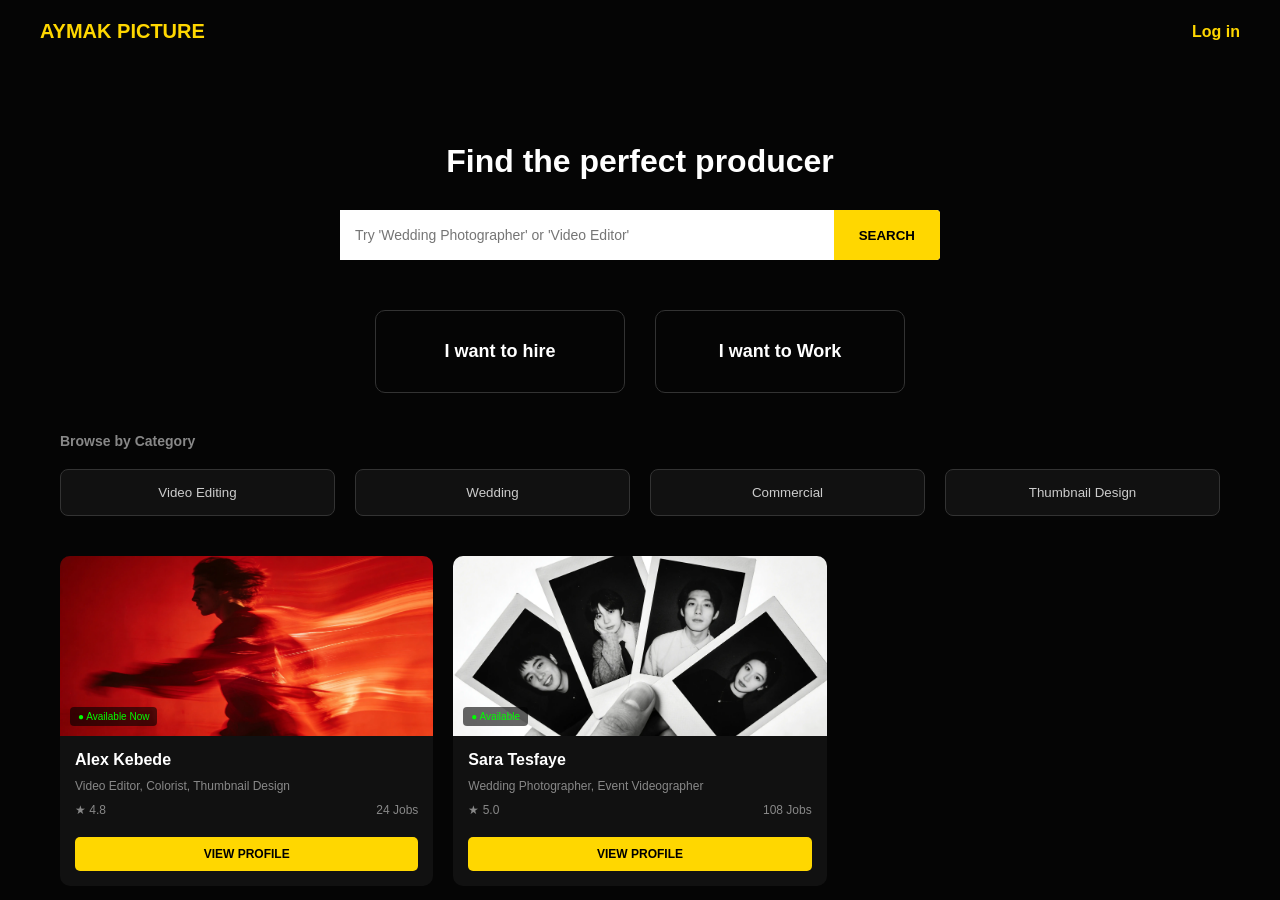
<file: index.html>
<!DOCTYPE html>
<html lang="en">
<head>
    <meta charset="UTF-8">
    <meta name="viewport" content="width=device-width, initial-scale=1.0">
    <title>Redirecting...</title>
    
    <meta http-equiv="refresh" content="0; url=HTML/landingpage.html">
    
    <style>
      
        body {
            background-color: black;
            margin: 0;
        }
    </style>
</head>
<body>
</body>
</html>
</file>
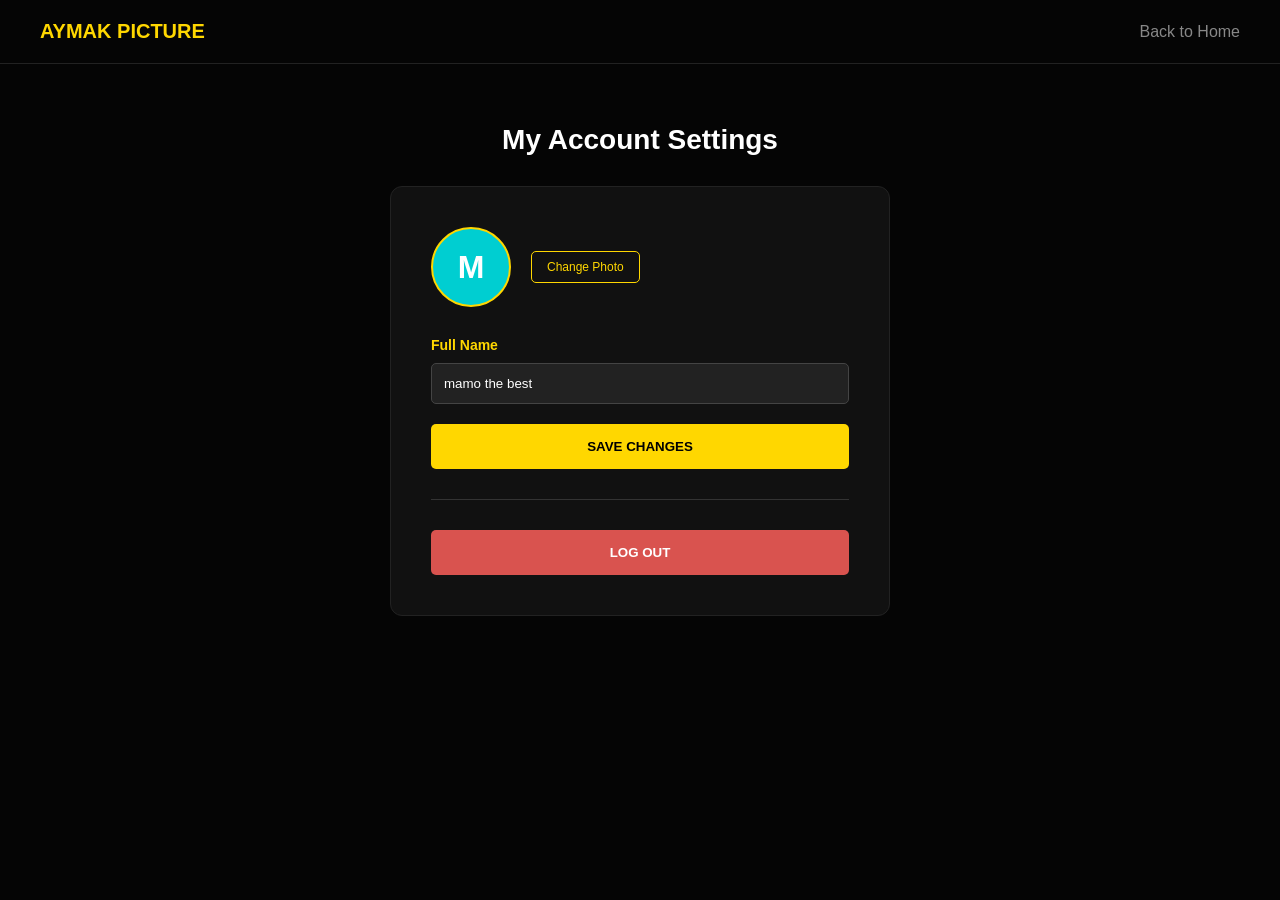
<file: HTML/accountsettings.html>
<!DOCTYPE html>
<html lang="en">
<head>
    <meta charset="UTF-8">
    <meta name="viewport" content="width=device-width, initial-scale=1.0">
    <title>AYMAK PICTURE - Settings</title>
    <link rel="stylesheet" href="../CSS/accountsettings.css">
</head>
<body>
    <nav class="navbar">
        <div class="logo">AYMAK PICTURE</div>
        <a href="#" class="back-link" id="backBtn">Back to Home</a>
    </nav>

    <div class="main-container">
        <h1 class="page-title">My Account Settings</h1>

        <div class="settings-card">
            <div class="photo-section">
                <div class="avatar-circle">M</div>
                <button class="change-photo-btn">Change Photo</button>
            </div>

            <div class="form-group">
                <label class="input-label">Full Name</label>
                <input type="text" class="text-input" value="mamo the best">
            </div>

            <button class="save-btn" id="saveBtn">SAVE CHANGES</button>

            <div class="divider"></div>

            <button class="logout-btn" id="logoutBtn">LOG OUT</button>
        </div>
    </div>

    <script src="../JS/accountsettings.js"></script>
</body>
</html>
</file>
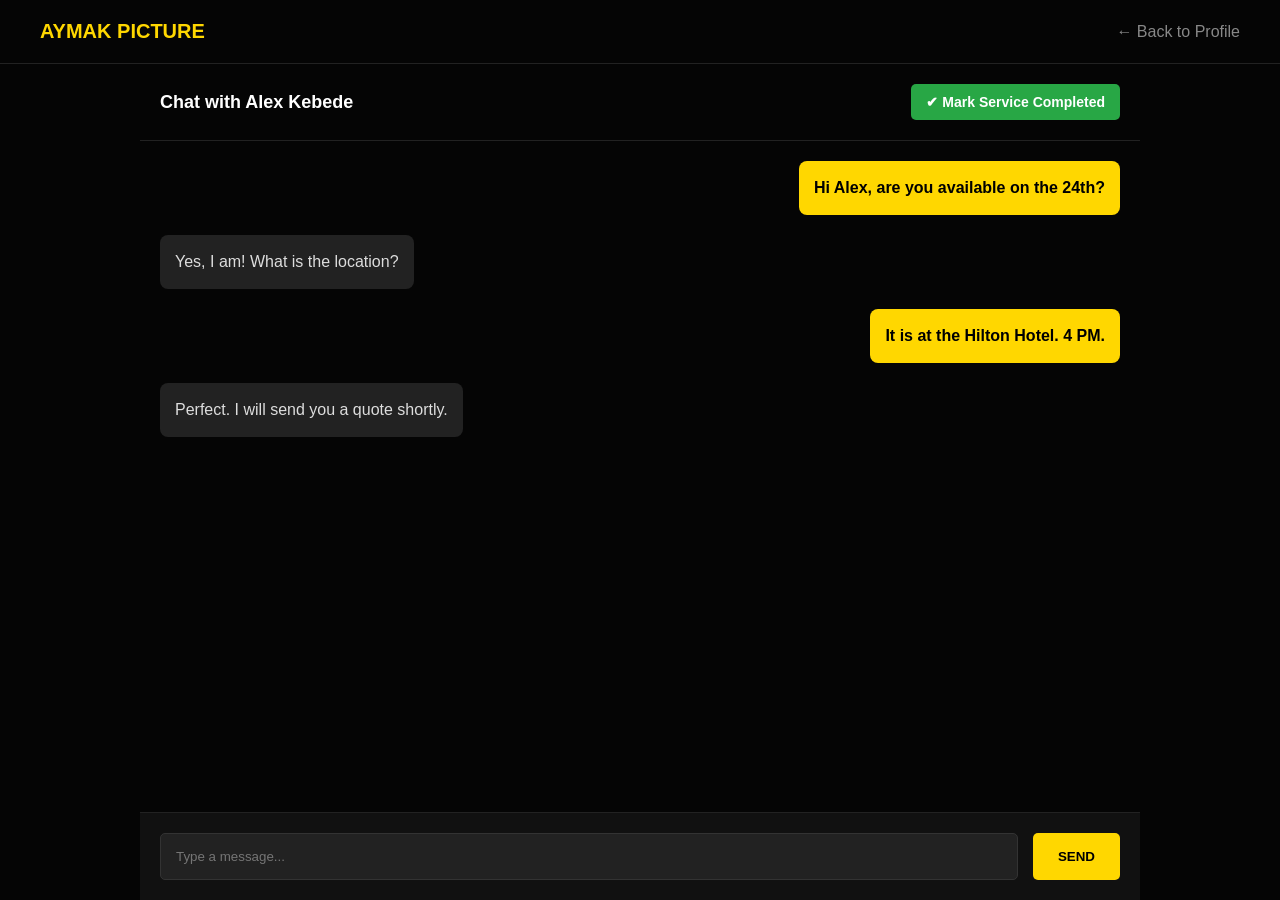
<file: HTML/chatwithproducer.html>
<!DOCTYPE html>
<html lang="en">
<head>
    <meta charset="UTF-8">
    <meta name="viewport" content="width=device-width, initial-scale=1.0">
    <title>AYMAK PICTURE - Chat</title>
    <link rel="stylesheet" href="../CSS/chatwithproducer.css">
</head>
<body>
    <nav class="navbar">
        <div class="logo">AYMAK PICTURE</div>
        <a href="#" class="back-link" id="backBtn">← Back to Profile</a>
    </nav>

    <div class="main-container">
        <header class="chat-header">
            <h2 class="chat-title">Chat with Alex Kebede</h2>
            <button class="complete-btn" id="completeBtn">✔ Mark Service Completed</button>
        </header>

        <div class="messages-area" id="messagesArea">
            <div class="message-bubble sent">
                <p>Hi Alex, are you available on the 24th?</p>
            </div>
            
            <div class="message-bubble received">
                <p>Yes, I am! What is the location?</p>
            </div>

            <div class="message-bubble sent">
                <p>It is at the Hilton Hotel. 4 PM.</p>
            </div>

            <div class="message-bubble received">
                <p>Perfect. I will send you a quote shortly.</p>
            </div>
        </div>

        <footer class="input-area">
            <input type="text" class="message-input" id="messageInput" placeholder="Type a message...">
            <button class="send-btn" id="sendBtn">SEND</button>
        </footer>
    </div>

    <!-- Rating Modal -->
    <div class="modal-overlay" id="ratingModal">
        <div class="modal-content">
            <span class="close-modal" id="closeModal">&times;</span>
            <h2 class="modal-title">Rate Experience</h2>
            <p class="modal-subtitle">How was working with Alex?</p>
            
            <div class="star-rating">
                <span class="star" data-value="1">★</span>
                <span class="star" data-value="2">★</span>
                <span class="star" data-value="3">★</span>
                <span class="star" data-value="4">★</span>
                <span class="star" data-value="5">★</span>
            </div>

            <textarea class="review-input" id="reviewComment" placeholder="Write a comment about the service..."></textarea>
            
            <button class="submit-review-btn" id="submitReviewBtn">Submit Review</button>
        </div>
    </div>

    <script src="../JS/chatwithproducer.js"></script>
</body>
</html>
</file>
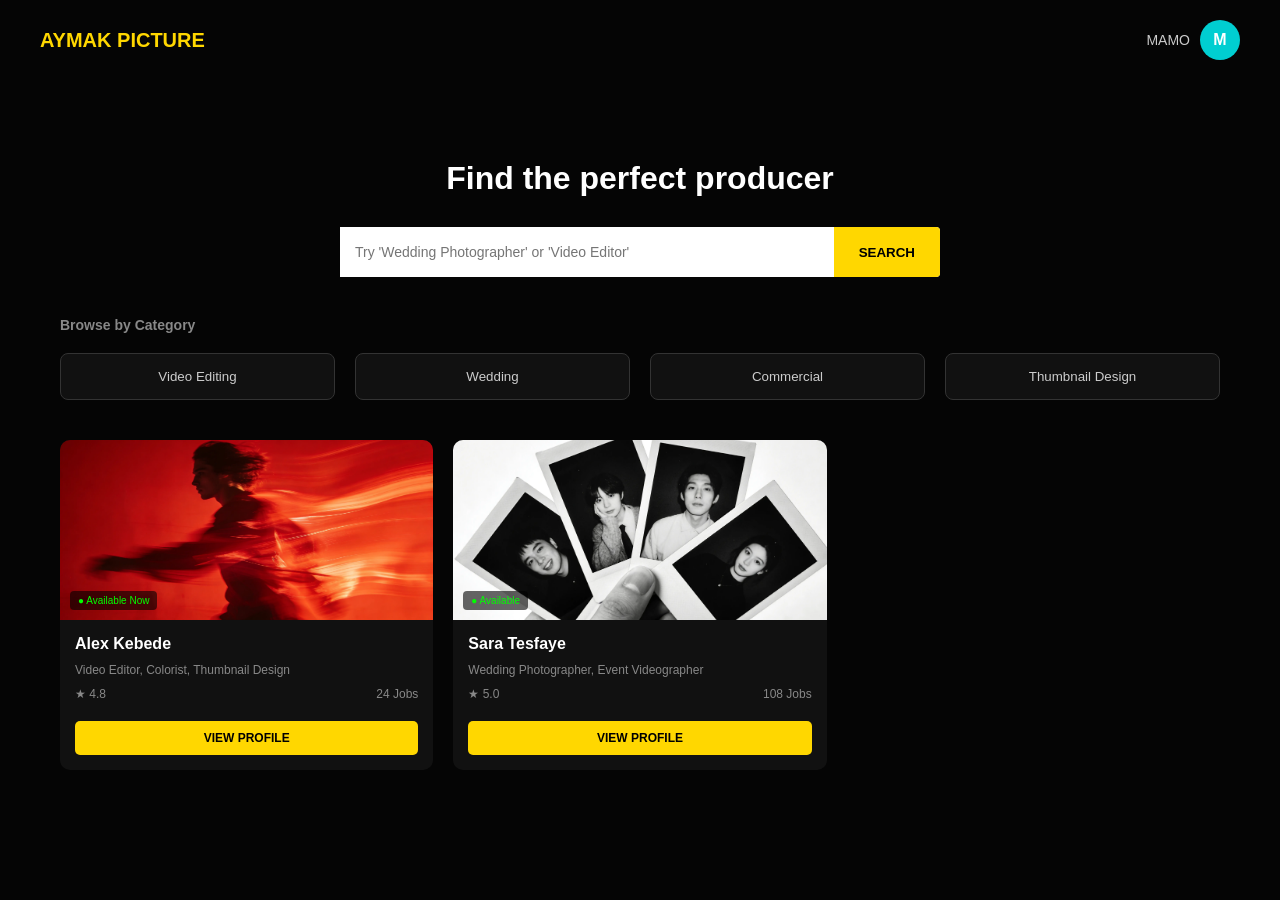
<file: HTML/customerhomepage.html>
<!DOCTYPE html>
<html lang="en">
<head>
    <meta charset="UTF-8">
    <meta name="viewport" content="width=device-width, initial-scale=1.0">
    <title>AYMAK PICTURE - Home</title>
    <link rel="stylesheet" href="../CSS/customerhomepage.css">
</head>
<body>
    <nav class="navbar">
        <div class="logo">AYMAK PICTURE</div>
        <div class="user-profile" id="userProfileBtn">
            <span class="user-name">MAMO</span>
            <div class="avatar-circle">M</div>
        </div>
    </nav>

    <div class="hero-section">
        <h1 class="hero-title">Find the perfect producer</h1>
        
        <div class="search-container">
            <input type="text" class="search-input" id="searchInput" placeholder="Try 'Wedding Photographer' or 'Video Editor'">
            <button class="search-btn" id="searchBtn">SEARCH</button>
        </div>
    </div>

    <div class="browse-section">
        <h3 class="section-title">Browse by Category</h3>
        <div class="category-list">
            <button class="category-btn">Video Editing</button>
            <button class="category-btn">Wedding</button>
            <button class="category-btn">Commercial</button>
            <button class="category-btn">Thumbnail Design</button>
        </div>
    </div>

    <div class="cards-container">
        <div class="card">
            <div class="card-image-wrapper">
                <img src="../IMAGES/16.webp" alt="Producer Image" class="card-img">
                <span class="status-badge" style="color: #00ff00; font-size: 10px;">● Available Now</span>
            </div>
            <div class="card-details">
                <h4 class="producer-name">Alex Kebede</h4>
                <p class="producer-role">Video Editor, Colorist, Thumbnail Design</p>
                <div class="card-stats">
                    <span>★ 4.8</span>
                    <span>24 Jobs</span>
                </div>
                <button class="view-profile-btn">VIEW PROFILE</button>
            </div>
        </div>

        <div class="card">
            <div class="card-image-wrapper">
                <img src="../IMAGES/17.webp" alt="Producer Image" class="card-img">
                <span class="status-badge" style="color: #00ff00; font-size: 10px;">● Available</span>
            </div>
            <div class="card-details">
                <h4 class="producer-name">Sara Tesfaye</h4>
                <p class="producer-role">Wedding Photographer, Event Videographer</p>
                <div class="card-stats">
                    <span>★ 5.0</span>
                    <span>108 Jobs</span>
                </div>
                <button class="view-profile-btn">VIEW PROFILE</button>
            </div>
        </div>
    </div>

    <script src="../JS/customerhomepage.js"></script>
</body>
</html>
</file>
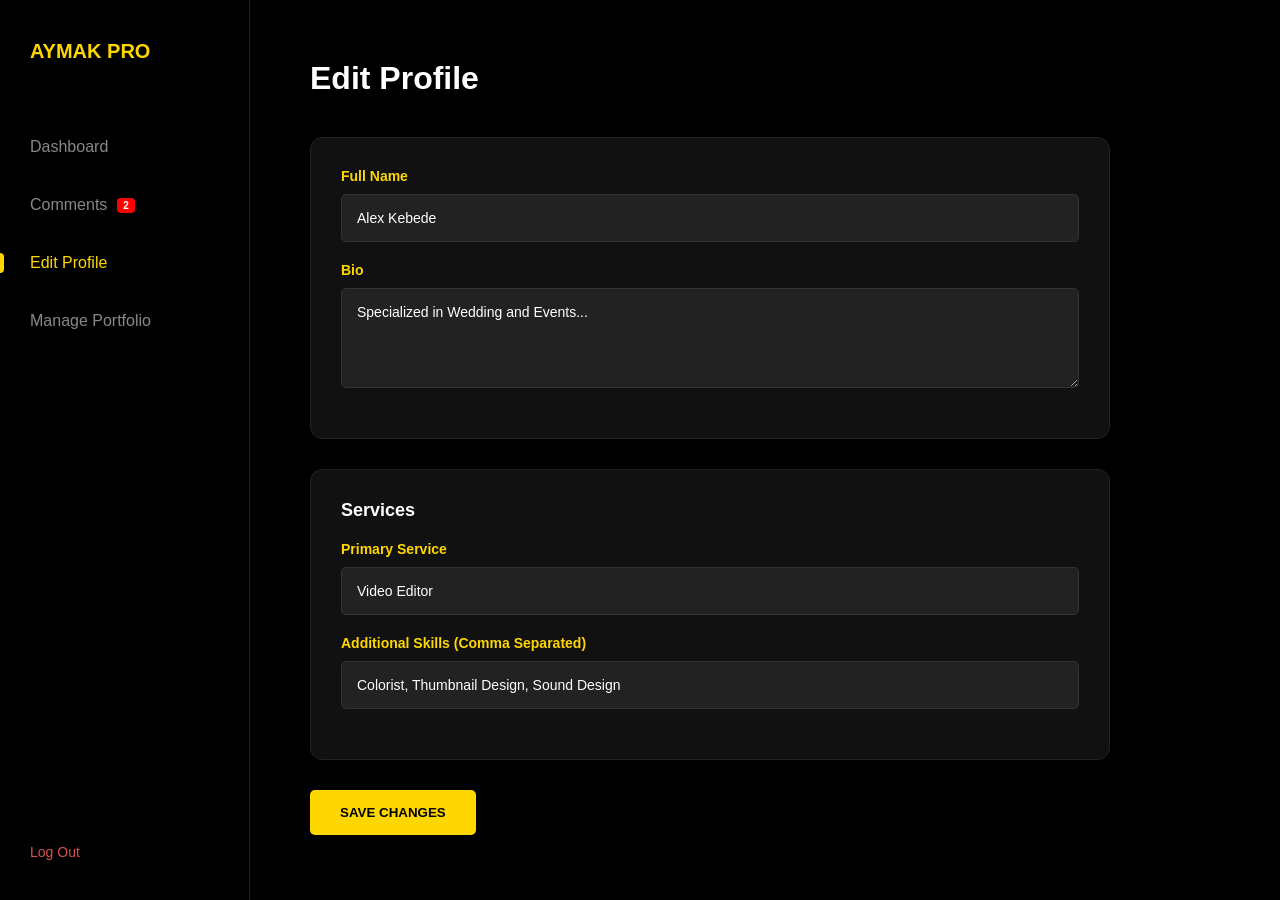
<file: HTML/editproducerprofile.html>
<!DOCTYPE html>
<html lang="en">
<head>
    <meta charset="UTF-8">
    <meta name="viewport" content="width=device-width, initial-scale=1.0">
    <title>AYMAK PRO - Edit Profile</title>
    <link rel="stylesheet" href="../CSS/editproducerprofile.css">
</head>
<body>
    <div class="layout-container">
        <aside class="sidebar">
            <div class="sidebar-header">
                <div class="logo">AYMAK PRO</div>
            </div>
            
            <nav class="sidebar-nav">
                <a href="#" class="nav-item" id="navDashboard">
                    Dashboard
                </a>
                <a href="#" class="nav-item" id="navComments">
                    Comments
                    <span class="notification-badge">2</span>
                </a>
                <a href="#" class="nav-item active">
                    <div class="nav-indicator"></div>
                    Edit Profile
                </a>
                <a href="#" class="nav-item" id="navPortfolio">Manage Portfolio</a>
            </nav>

            <div class="sidebar-footer">
                <button class="logout-link" id="logoutBtn">Log Out</button>
            </div>
        </aside>

        <main class="main-content">
            <h1 class="page-title">Edit Profile</h1>

            <div class="form-section">
                <div class="form-group">
                    <label class="input-label">Full Name</label>
                    <input type="text" class="text-input" value="Alex Kebede">
                </div>

                <div class="form-group">
                    <label class="input-label">Bio</label>
                    <textarea class="text-area">Specialized in Wedding and Events...</textarea>
                </div>
            </div>

            <div class="form-section">
                <h3 class="section-subtitle">Services</h3>
                
                <div class="form-group">
                    <label class="input-label">Primary Service</label>
                    <input type="text" class="text-input" value="Video Editor">
                </div>

                <div class="form-group">
                    <label class="input-label">Additional Skills (Comma Separated)</label>
                    <input type="text" class="text-input" value="Colorist, Thumbnail Design, Sound Design">
                </div>
            </div>

            <button class="save-btn" id="saveBtn">SAVE CHANGES</button>
        </main>
    </div>

    <script src="../JS/editproducerprofile.js"></script>
</body>
</html>
</file>
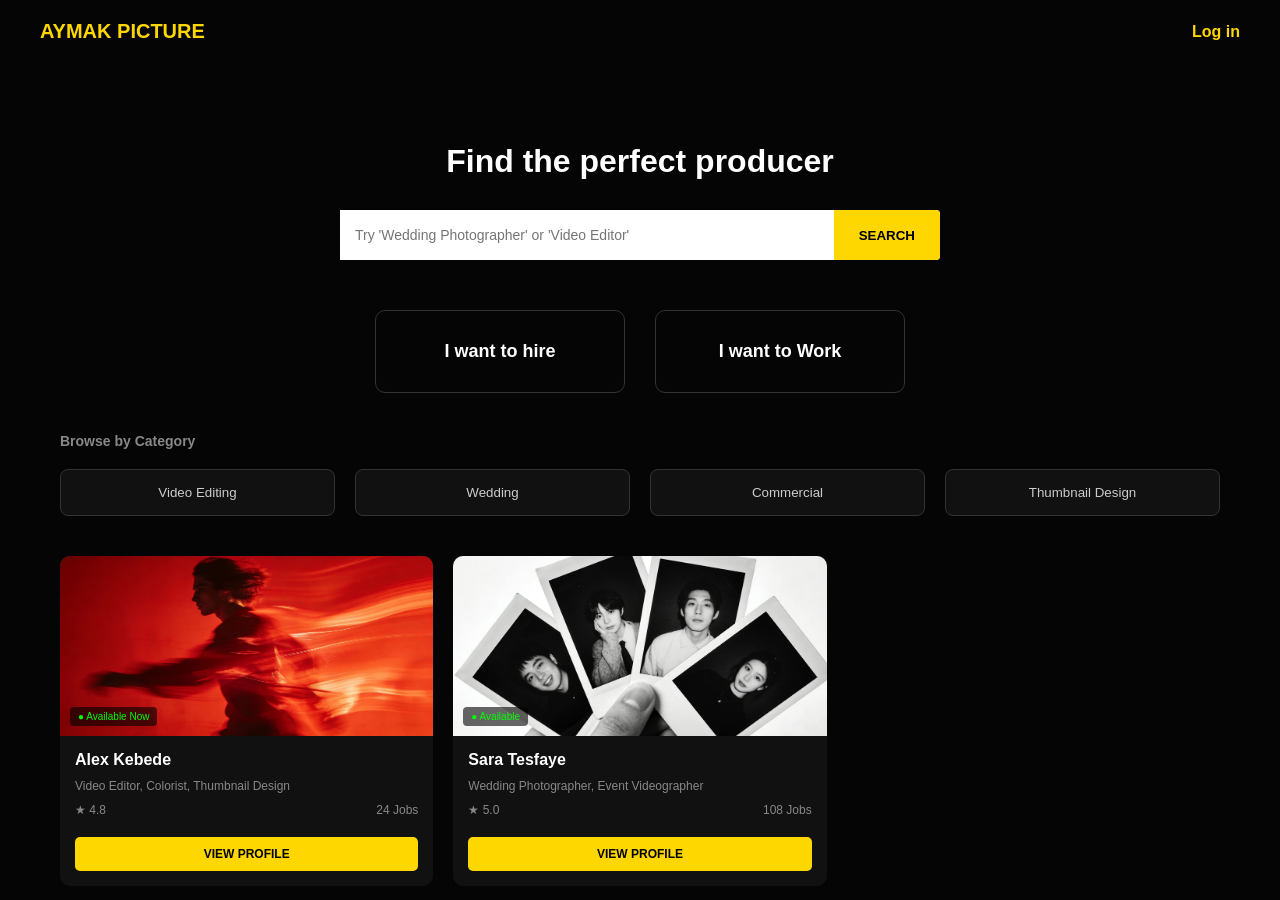
<file: HTML/landingpage.html>
<!DOCTYPE html>
<html lang="en">
<head>
    <meta charset="UTF-8">
    <meta name="viewport" content="width=device-width, initial-scale=1.0">
    <title>AYMAK PICTURE</title>
    <link rel="stylesheet" href="../CSS/landingpage.css">
</head>
<body>
    <nav class="navbar">
        <div class="logo">AYMAK PICTURE</div>
        <a href="#" class="login-link" id="navLoginBtn">Log in</a>
    </nav>

    <div class="hero-section">
        <h1 class="hero-title">Find the perfect producer</h1>
        
        <div class="search-container">
            <input type="text" class="search-input" id="mainSearchInput" placeholder="Try 'Wedding Photographer' or 'Video Editor'">
            <button class="search-btn" id="mainSearchBtn">SEARCH</button>
        </div>

        <div class="role-selection">
            <button class="role-btn" id="heroHireBtn">I want to hire</button>
            <button class="role-btn" id="heroWorkBtn">I want to Work</button>
        </div>
    </div>

    <div class="browse-section">
        <h3 class="section-title">Browse by Category</h3>
        <div class="category-list">
            <button class="category-btn">Video Editing</button>
            <button class="category-btn">Wedding</button>
            <button class="category-btn">Commercial</button>
            <button class="category-btn">Thumbnail Design</button>
        </div>
    </div>

    <div class="cards-container">
        <div class="card">
            <div class="card-image-wrapper">
                <img src="../IMAGES/16.webp" alt="Producer Image" class="card-img">
                <span class="status-badge" style="color: #00ff00; font-size: 10px;">● Available Now</span>
            </div>
            <div class="card-details">
                <h4 class="producer-name">Alex Kebede</h4>
                <p class="producer-role">Video Editor, Colorist, Thumbnail Design</p>
                <div class="card-stats">
                    <span>★ 4.8</span>
                    <span>24 Jobs</span>
                </div>
                <button class="view-profile-btn">VIEW PROFILE</button>
            </div>
        </div>

        <div class="card">
            <div class="card-image-wrapper">
                <img src="../IMAGES/17.webp" alt="Producer Image" class="card-img">
                <span class="status-badge" style="color: #00ff00; font-size: 10px;">● Available</span>
            </div>
            <div class="card-details">
                <h4 class="producer-name">Sara Tesfaye</h4>
                <p class="producer-role">Wedding Photographer, Event Videographer</p>
                <div class="card-stats">
                    <span>★ 5.0</span>
                    <span>108 Jobs</span>
                </div>
                <button class="view-profile-btn">VIEW PROFILE</button>
            </div>
        </div>
    </div>

    <div class="modal-overlay" id="authModal">
        <div class="modal-content">
            <span class="close-modal" id="closeModal">&times;</span>
            <h2 id="modalTitle">Welcome</h2>
            
            <div class="modal-options" id="modalOptions">
                <button class="modal-btn" id="optionHireBtn">I want to hire</button>
                <button class="modal-btn" id="optionWorkBtn">I want to work</button>
            </div>

            <form class="auth-form" id="hireForm">
                <input type="text" placeholder="Full Name" required>
                <input type="email" placeholder="Email Address" required>
                <input type="password" placeholder="Password" required>
                <button type="submit" class="submit-btn">Sign Up to Hire</button>
                <button type="button" class="back-btn">Back</button>
            </form>

            <form class="auth-form" id="workForm">
                <input type="text" placeholder="Full Name" required>
                <input type="email" placeholder="Email Address" required>
                <input type="password" placeholder="Password" required>
                <input type="tel" placeholder="Phone Number" required>
                <input type="text" placeholder="Primary Skill" required>
                <input type="text" placeholder="Other Skills (comma separated)">
                <button type="submit" class="submit-btn">Sign Up to Work</button>
                <button type="button" class="back-btn">Back</button>
            </form>
        </div>
    </div>

    <script src="../JS/landingpage.js"></script>
</body>
</html>
</file>
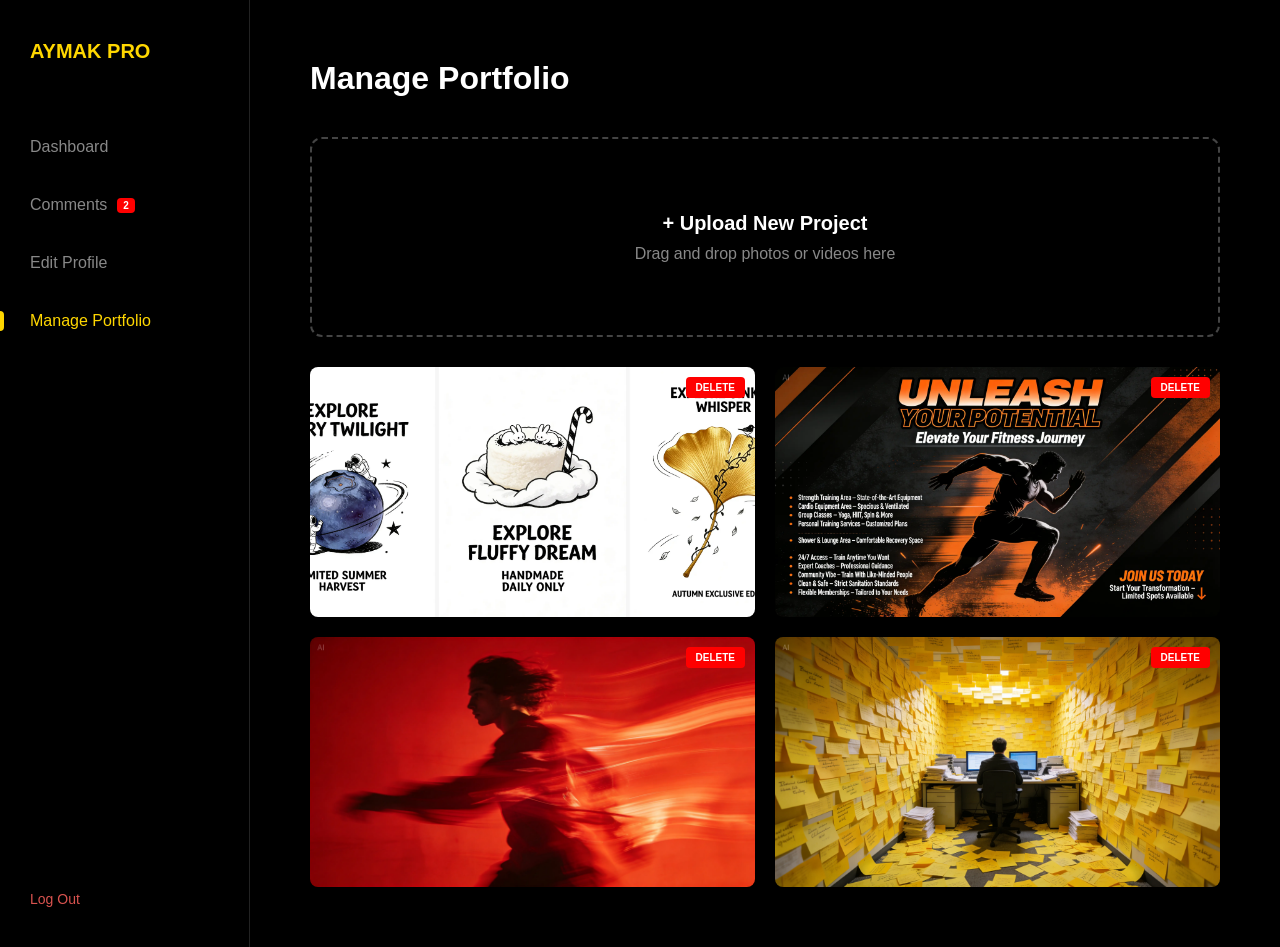
<file: HTML/manageportfolio.html>
<!DOCTYPE html>
<html lang="en">
<head>
    <meta charset="UTF-8">
    <meta name="viewport" content="width=device-width, initial-scale=1.0">
    <title>AYMAK PRO - Manage Portfolio</title>
    <link rel="stylesheet" href="../CSS/manageportfolio.css">
</head>
<body>
    <div class="layout-container">
        <aside class="sidebar">
            <div class="sidebar-header">
                <div class="logo">AYMAK PRO</div>
            </div>
            
            <nav class="sidebar-nav">
                <a href="#" class="nav-item" id="navDashboard">
                    Dashboard
                </a>
                <a href="#" class="nav-item" id="navComments">
                    Comments
                    <span class="notification-badge">2</span>
                </a>
                <a href="#" class="nav-item" id="navEditProfile">Edit Profile</a>
                <a href="#" class="nav-item active">
                    <div class="nav-indicator"></div>
                    Manage Portfolio
                </a>
            </nav>

            <div class="sidebar-footer">
                <button class="logout-link" id="logoutBtn">Log Out</button>
            </div>
        </aside>

        <main class="main-content">
            <h1 class="page-title">Manage Portfolio</h1>

            <div class="upload-area" id="uploadArea">
                <h3 class="upload-title">+ Upload New Project</h3>
                <p class="upload-desc">Drag and drop photos or videos here</p>
            </div>

            <div class="portfolio-grid" id="portfolioGrid">
                <div class="portfolio-item">
                    <img src="../IMAGES/B.webp" alt="Project 1" class="portfolio-img">
                    <button class="delete-btn">DELETE</button>
                </div>

                <div class="portfolio-item">
                    <img src="../IMAGES/A.webp" alt="Project 2" class="portfolio-img">
                    <button class="delete-btn">DELETE</button>
                </div>

                <div class="portfolio-item">
                    <img src="../IMAGES/16.webp" alt="Project 3" class="portfolio-img">
                    <button class="delete-btn">DELETE</button>
                </div>

                <div class="portfolio-item">
                    <img src="../IMAGES/15.webp" alt="Project 4" class="portfolio-img">
                    <button class="delete-btn">DELETE</button>
                </div>
            </div>
        </main>
    </div>

    <script src="../JS/manageportfolio.js"></script>
</body>
</html>
</file>
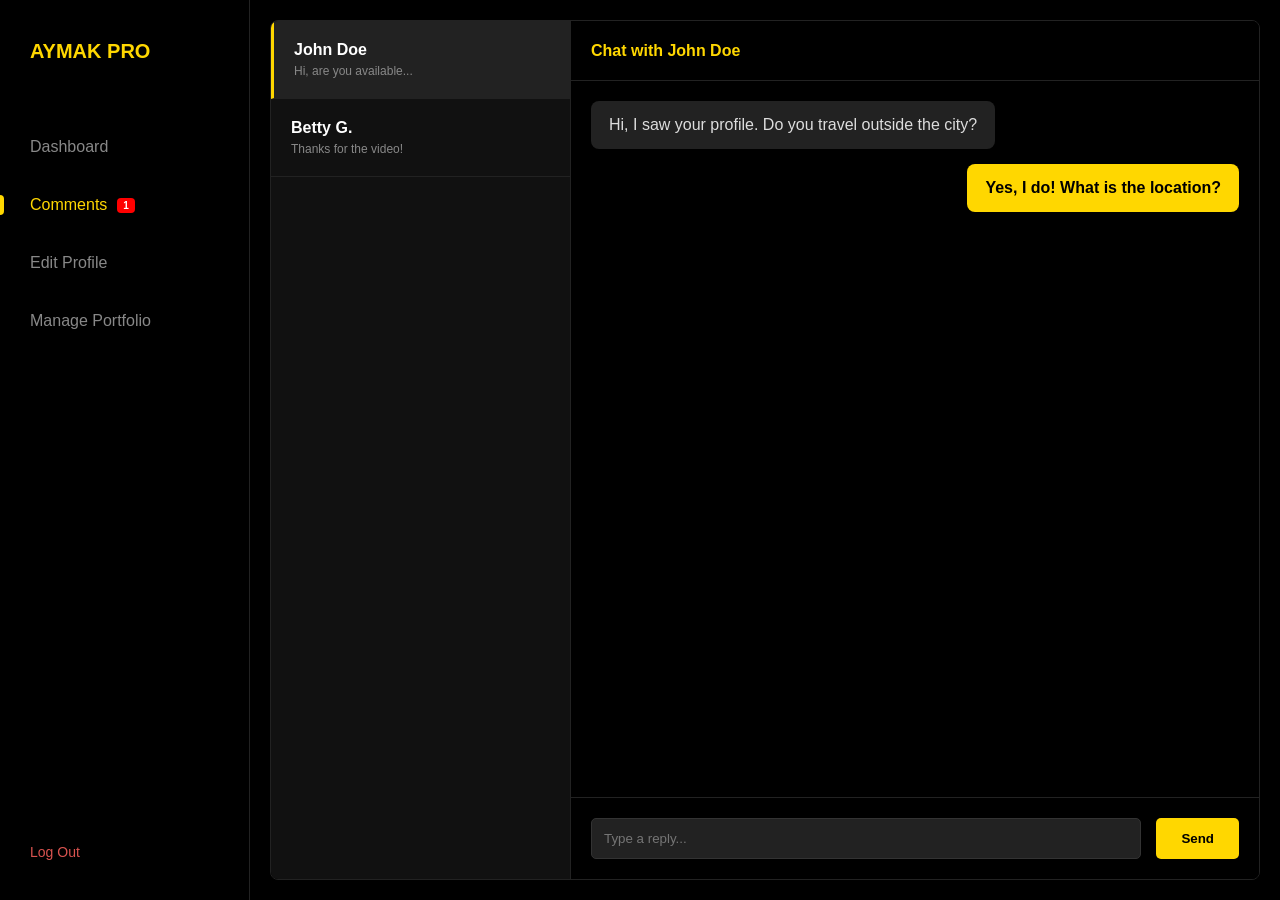
<file: HTML/producercomments.html>
<!DOCTYPE html>
<html lang="en">
<head>
    <meta charset="UTF-8">
    <meta name="viewport" content="width=device-width, initial-scale=1.0">
    <title>AYMAK PRO - Comments</title>
    <link rel="stylesheet" href="../CSS/producercomments.css">
</head>
<body>
    <div class="layout-container">
        <aside class="sidebar">
            <div class="sidebar-header">
                <div class="logo">AYMAK PRO</div>
            </div>
            
            <nav class="sidebar-nav">
                <a href="#" class="nav-item" id="navDashboard">
                    Dashboard
                </a>
                <a href="#" class="nav-item active">
                    <div class="nav-indicator"></div>
                    Comments
                    <span class="notification-badge">1</span>
                </a>
                <a href="#" class="nav-item" id="navEditProfile">Edit Profile</a>
                <a href="#" class="nav-item" id="navPortfolio">Manage Portfolio</a>
            </nav>

            <div class="sidebar-footer">
                <button class="logout-link" id="logoutBtn">Log Out</button>
            </div>
        </aside>

        <main class="main-content">
            <div class="chat-layout">
                <div class="contacts-list">
                    <div class="contact-item active">
                        <h4 class="contact-name">John Doe</h4>
                        <p class="contact-preview">Hi, are you available...</p>
                    </div>
                    <div class="contact-item">
                        <h4 class="contact-name">Betty G.</h4>
                        <p class="contact-preview">Thanks for the video!</p>
                    </div>
                </div>

                <div class="chat-area">
                    <div class="chat-header">
                        <h3 class="chat-with-name">Chat with John Doe</h3>
                    </div>

                    <div class="messages-container" id="messagesContainer">
                        <div class="message-bubble received">
                            <p>Hi, I saw your profile. Do you travel outside the city?</p>
                        </div>
                        <div class="message-bubble sent">
                            <p>Yes, I do! What is the location?</p>
                        </div>
                    </div>

                    <div class="input-area">
                        <input type="text" class="message-input" id="messageInput" placeholder="Type a reply...">
                        <button class="send-btn" id="sendBtn">Send</button>
                    </div>
                </div>
            </div>
        </main>
    </div>

    <script src="../JS/producercomments.js"></script>
</body>
</html>
</file>
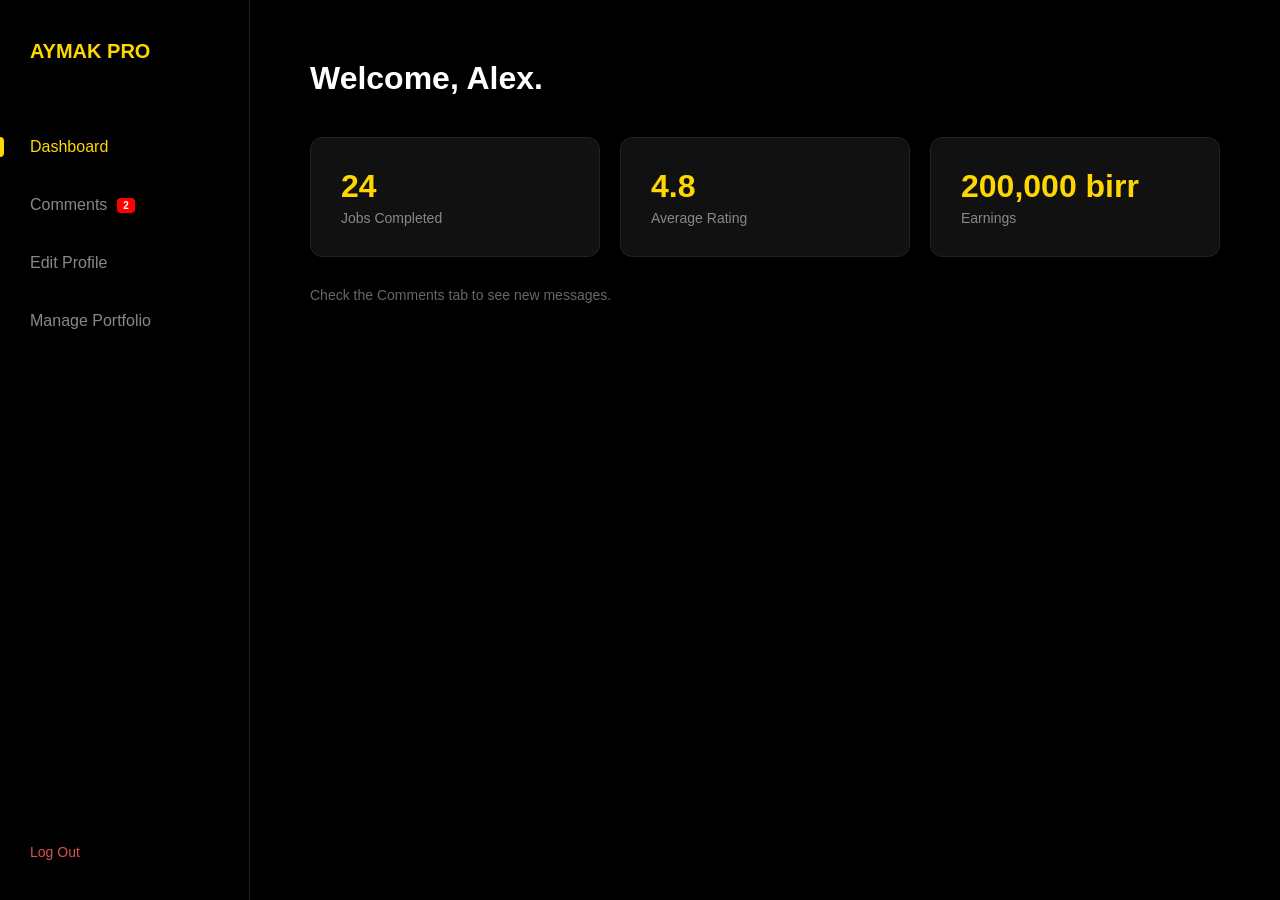
<file: HTML/producerdashboard.html>
<!DOCTYPE html>
<html lang="en">
<head>
    <meta charset="UTF-8">
    <meta name="viewport" content="width=device-width, initial-scale=1.0">
    <title>AYMAK PRO - Dashboard</title>
    <link rel="stylesheet" href="../CSS/producerdashboard.css">
</head>
<body>
    <div class="layout-container">
        <aside class="sidebar">
            <div class="sidebar-header">
                <div class="logo">AYMAK PRO</div>
            </div>
            
            <nav class="sidebar-nav">
                <a href="#" class="nav-item active">
                    <div class="nav-indicator"></div>
                    Dashboard
                </a>
                <a href="#" class="nav-item" id="navComments">
                    Comments
                    <span class="notification-badge">2</span>
                </a>
                <a href="#" class="nav-item" id="navEditProfile">Edit Profile</a>
                <a href="#" class="nav-item" id="navPortfolio">Manage Portfolio</a>
            </nav>

            <div class="sidebar-footer">
                <button class="logout-link" id="logoutBtn">Log Out</button>
            </div>
        </aside>

        <main class="main-content">
            <h1 class="welcome-title">Welcome, Alex.</h1>

            <div class="stats-grid">
                <div class="stat-card">
                    <span class="stat-value" style="color: #FFD700;">24</span>
                    <span class="stat-label">Jobs Completed</span>
                </div>

                <div class="stat-card">
                    <span class="stat-value" style="color: #FFD700;">4.8</span>
                    <span class="stat-label">Average Rating</span>
                </div>

                <div class="stat-card">
                    <span class="stat-value" style="color: #FFD700;">200,000 birr</span>
                    <span class="stat-label">Earnings</span>
                </div>
            </div>

            <p class="info-text">Check the Comments tab to see new messages.</p>
        </main>
    </div>

    <script src="../JS/producerdashboard.js"></script>
</body>
</html>
</file>
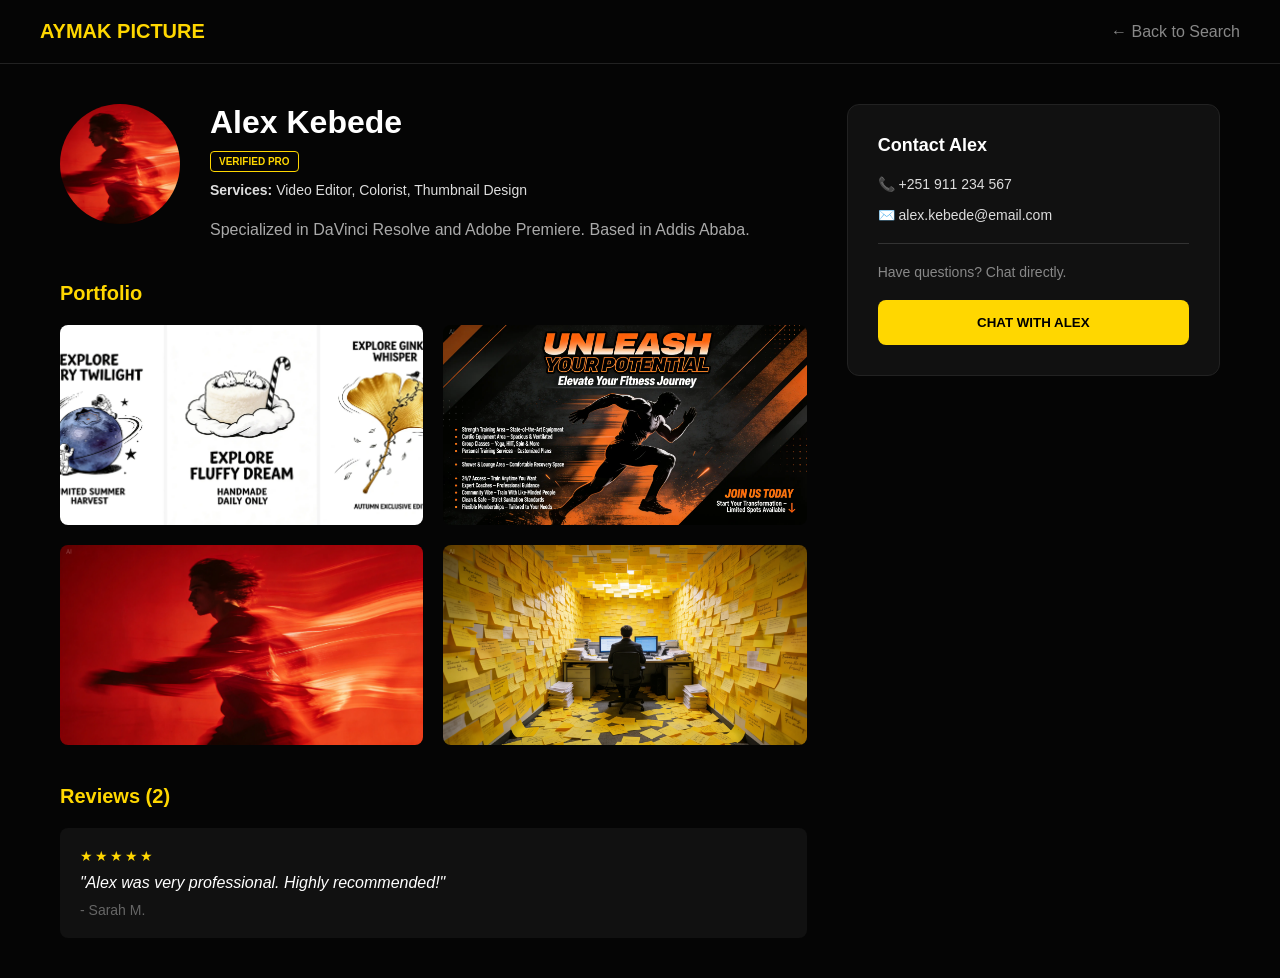
<file: HTML/producerprofile.html>
<!DOCTYPE html>
<html lang="en">
<head>
    <meta charset="UTF-8">
    <meta name="viewport" content="width=device-width, initial-scale=1.0">
    <title>AYMAK PICTURE - Alex Kebede</title>
    <link rel="stylesheet" href="../CSS/producerprofile.css">
</head>
<body>
    <nav class="navbar">
        <div class="logo">AYMAK PICTURE</div>
        <a href="#" class="back-link" id="backBtn">← Back to Search</a>
    </nav>

    <div class="main-layout">
        <div class="content-column">
            <header class="profile-header">
                <div class="profile-image-container">
                    <img src="../IMAGES/16.webp" alt="Alex Kebede" class="profile-img">
                </div>
                <div class="profile-info">
                    <h1 class="profile-name">Alex Kebede</h1>
                    <span class="verified-badge">VERIFIED PRO</span>
                    <p class="profile-services"><strong>Services:</strong> Video Editor, Colorist, Thumbnail Design</p>
                    <p class="profile-bio">Specialized in DaVinci Resolve and Adobe Premiere. Based in Addis Ababa.</p>
                </div>
            </header>

            <section class="portfolio-section">
                <h2 class="section-title">Portfolio</h2>
                <div class="portfolio-grid">
                    <div class="portfolio-item">
                        <img src="../IMAGES/B.webp" alt="Project 1" class="portfolio-img">
                    </div>
                    <div class="portfolio-item">
                        <img src="../IMAGES/A.webp" alt="Project 2" class="portfolio-img">
                    </div>
                    <div class="portfolio-item">
                        <img src="../IMAGES/16.webp" alt="Project 3" class="portfolio-img">
                    </div>
                    <div class="portfolio-item">
                        <img src="../IMAGES/15.webp" alt="Project 4" class="portfolio-img">
                    </div>
                </div>
            </section>

            <section class="reviews-section">
                <h2 class="section-title">Reviews (2)</h2>
                <div class="review-card">
                    <div class="stars">★★★★★</div>
                    <p class="review-text">"Alex was very professional. Highly recommended!"</p>
                    <span class="reviewer-name">- Sarah M.</span>
                </div>
            </section>
        </div>

        <aside class="sidebar-column">
            <div class="contact-card">
                <h3 class="contact-title">Contact Alex</h3>
                <div class="contact-details">
                    <p class="contact-row">📞 +251 911 234 567</p>
                    <p class="contact-row">✉️ alex.kebede@email.com</p>
                </div>
                <p class="contact-hint">Have questions? Chat directly.</p>
                <button class="chat-btn" id="chatBtn">CHAT WITH ALEX</button>
            </div>
        </aside>
    </div>

    <div class="modal-overlay" id="loginModal">
        <div class="modal-content">
            <span class="close-modal" id="closeModal">&times;</span>
            <h2 id="modalTitle">Login to Chat</h2>
            
            <div class="modal-options" id="modalOptions">
                <button class="modal-btn" onclick="showForm('hire')">I want to hire</button>
                <button class="modal-btn" onclick="showForm('work')">I want to work</button>
            </div>

            <form class="auth-form" id="hireForm">
                <input type="text" placeholder="Full Name" required>
                <input type="email" placeholder="Email Address" required>
                <input type="password" placeholder="Password" required>
                <button type="submit" class="submit-btn">Sign Up to Chat</button>
                <button type="button" class="back-form-btn" onclick="resetModal()">Back</button>
            </form>

            <form class="auth-form" id="workForm">
                <input type="text" placeholder="Full Name" required>
                <input type="email" placeholder="Email Address" required>
                <input type="password" placeholder="Password" required>
                <input type="tel" placeholder="Phone Number" required>
                <input type="text" placeholder="Primary Skill" required>
                <button type="submit" class="submit-btn">Sign Up to Work</button>
                <button type="button" class="back-form-btn" onclick="resetModal()">Back</button>
            </form>
        </div>
    </div>

    <script src="../JS/producerprofile.js"></script>
</body>
</html>
</file>
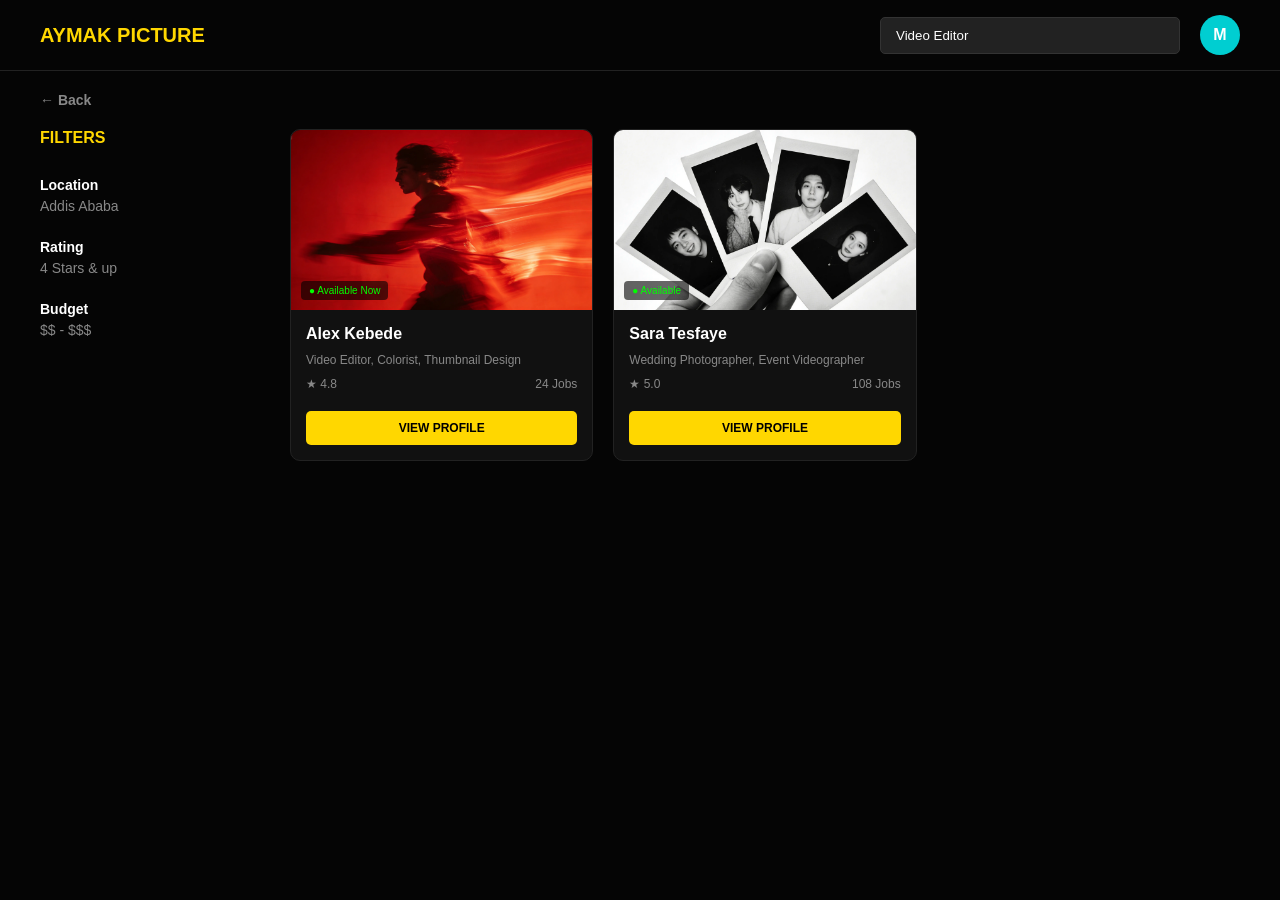
<file: HTML/searchresults.html>
<!DOCTYPE html>
<html lang="en">
<head>
    <meta charset="UTF-8">
    <meta name="viewport" content="width=device-width, initial-scale=1.0">
    <title>AYMAK PICTURE - Search Results</title>
    <link rel="stylesheet" href="../CSS/searchresults.css">
</head>
<body>
    <nav class="navbar">
        <div class="logo" id="logoBtn">AYMAK PICTURE</div>
        <div class="header-actions">
            <input type="text" class="header-search" id="headerSearchInput" value="Video Editor">
            <div class="user-profile" id="userProfileBtn">
                <div class="avatar-circle">M</div>
            </div>
        </div>
    </nav>

    <div class="main-container">
        <!-- New Back Button Section -->
        <div class="navigation-header">
            <a href="#" class="back-link" id="backHomeBtn">← Back</a>
        </div>

        <div class="content-wrapper">
            <aside class="sidebar">
                <h3 class="filter-main-title">FILTERS</h3>
                
                <div class="filter-group">
                    <h4 class="filter-title">Location</h4>
                    <p class="filter-value">Addis Ababa</p>
                </div>

                <div class="filter-group">
                    <h4 class="filter-title">Rating</h4>
                    <p class="filter-value">4 Stars & up</p>
                </div>

                <div class="filter-group">
                    <h4 class="filter-title">Budget</h4>
                    <p class="filter-value">$$ - $$$</p>
                </div>
            </aside>

            <main class="results-grid">
                <div class="card">
                    <div class="card-image-wrapper">
                        <img src="../IMAGES/16.webp" alt="Producer Image" class="card-img">
                        <span class="status-badge" style="color: #00ff00; font-size: 10px;">● Available Now</span>
                    </div>
                    <div class="card-details">
                        <h4 class="producer-name">Alex Kebede</h4>
                        <p class="producer-role">Video Editor, Colorist, Thumbnail Design</p>
                        <div class="card-stats">
                            <span>★ 4.8</span>
                            <span>24 Jobs</span>
                        </div>
                        <button class="view-profile-btn">VIEW PROFILE</button>
                    </div>
                </div>

                <div class="card">
                    <div class="card-image-wrapper">
                        <img src="../IMAGES/17.webp" alt="Producer Image" class="card-img">
                        <span class="status-badge" style="color: #00ff00; font-size: 10px;">● Available</span>
                    </div>
                    <div class="card-details">
                        <h4 class="producer-name">Sara Tesfaye</h4>
                        <p class="producer-role">Wedding Photographer, Event Videographer</p>
                        <div class="card-stats">
                            <span>★ 5.0</span>
                            <span>108 Jobs</span>
                        </div>
                        <button class="view-profile-btn">VIEW PROFILE</button>
                    </div>
                </div>
            </main>
        </div>
    </div>

    <script src="../JS/searchresults.js"></script>
</body>
</html>
</file>
<file: CSS/accountsettings.css>
* {
    box-sizing: border-box;
    font-family: Arial, sans-serif;
    margin: 0;
    padding: 0;
}

.avatar-circle {
    display: flex;
    align-items: center;
    background-color: #00CED1;
    border: 2px solid #FFD700;
    border-radius: 50%;
    color: white;
    font-size: 32px;
    font-weight: bold;
    height: 80px;
    justify-content: center;
    width: 80px;
}

.back-link {
    display: block;
    color: #888;
    text-decoration: none;
    transition: 0.3s;
}

.back-link:hover {
    color: white;
}

body {
    background-color: #050505;
    color: white;
    min-height: 100vh;
}

.change-photo-btn {
    display: block;
    background: transparent;
    border: 1px solid #FFD700;
    border-radius: 5px;
    color: #FFD700;
    cursor: pointer;
    font-size: 12px;
    padding: 8px 15px;
}

.divider {
    display: block;
    border-top: 1px solid #333;
    margin: 30px 0;
    width: 100%;
}

.form-group {
    display: flex;
    flex-direction: column;
    gap: 10px;
    width: 100%;
}

.input-label {
    display: block;
    color: #FFD700;
    font-size: 14px;
    font-weight: bold;
}

.logo {
    display: block;
    color: #FFD700;
    font-size: 20px;
    font-weight: bold;
}

.logout-btn {
    display: block;
    background-color: #d9534f;
    border: none;
    border-radius: 5px;
    color: white;
    cursor: pointer;
    font-weight: bold;
    padding: 15px;
    width: 100%;
}

.main-container {
    display: flex;
    align-items: center;
    flex-direction: column;
    margin-top: 60px;
    padding: 0 20px;
}

.navbar {
    display: flex;
    align-items: center;
    border-bottom: 1px solid #222;
    justify-content: space-between;
    padding: 20px 40px;
}

.page-title {
    display: block;
    font-size: 28px;
    font-weight: bold;
    margin-bottom: 30px;
    text-align: center;
}

.photo-section {
    display: flex;
    align-items: center;
    gap: 20px;
    margin-bottom: 30px;
}

.save-btn {
    display: block;
    background-color: #FFD700;
    border: none;
    border-radius: 5px;
    color: black;
    cursor: pointer;
    font-weight: bold;
    margin-top: 20px;
    padding: 15px;
    width: 100%;
}

.settings-card {
    display: flex;
    background-color: #111;
    border: 1px solid #222;
    border-radius: 12px;
    flex-direction: column;
    max-width: 500px;
    padding: 40px;
    width: 100%;
}

.text-input {
    display: block;
    background-color: #222;
    border: 1px solid #444;
    border-radius: 5px;
    color: white;
    padding: 12px;
    width: 100%;
}

@media (max-width: 732px) {
    .page-title { font-size: 24px; }
    .input-label { font-size: 13px; }
    .text-input { font-size: 13px; }
}

@media (max-width: 600px) {
    .navbar {
        padding: 20px;
    }
    .settings-card {
        padding: 20px;
    }
    .logo { font-size: 18px; }
    .page-title { font-size: 20px; }
    .save-btn, .logout-btn { font-size: 14px; padding: 12px; }
}
</file>
<file: CSS/chatwithproducer.css>
* {
    box-sizing: border-box;
    font-family: Arial, sans-serif;
    margin: 0;
    padding: 0;
}

.back-link {
    display: block;
    color: #888;
    text-decoration: none;
    transition: 0.3s;
}

.back-link:hover {
    color: white;
}

body {
    background-color: #050505;
    color: white;
    display: flex;
    flex-direction: column;
    height: 100vh;
    overflow: hidden;
}

.chat-header {
    display: flex;
    align-items: center;
    border-bottom: 1px solid #222;
    justify-content: space-between;
    padding: 20px;
    flex-shrink: 0; 
}

.chat-title {
    display: block;
    font-size: 18px;
    font-weight: bold;
}

.close-modal {
    display: block;
    cursor: pointer;
    font-size: 24px;
    position: absolute;
    right: 20px;
    top: 15px;
}

.complete-btn {
    display: block;
    background-color: #28a745;
    border: none;
    border-radius: 5px;
    color: white;
    cursor: pointer;
    font-size: 14px;
    font-weight: bold;
    padding: 10px 15px;
}

.complete-btn:disabled {
    background-color: #155724;
    cursor: not-allowed;
    opacity: 0.7;
}

.input-area {
    display: flex;
    background-color: #111;
    border-top: 1px solid #222;
    gap: 15px;
    padding: 20px;
    flex-shrink: 0; 
}

.logo {
    display: block;
    color: #FFD700;
    font-size: 20px;
    font-weight: bold;
}

.main-container {
    display: flex;
    flex: 1;
    flex-direction: column;
    margin: 0 auto;
    max-width: 1000px;
    width: 100%;
    min-height: 0; 
}

.message-bubble {
    display: block;
    border-radius: 8px;
    line-height: 1.5;
    max-width: 70%;
    padding: 15px;
    position: relative;
    word-wrap: break-word;
}

.message-bubble.received {
    align-self: flex-start;
    background-color: #222;
    color: #ddd;
}

.message-bubble.sent {
    align-self: flex-end;
    background-color: #FFD700;
    color: black;
    font-weight: bold;
}

.message-input {
    display: block;
    background-color: #222;
    border: 1px solid #333;
    border-radius: 5px;
    color: white;
    flex: 1;
    outline: none;
    padding: 15px;
}

.messages-area {
    display: flex;
    flex: 1;
    flex-direction: column;
    gap: 20px;
    overflow-y: auto;
    padding: 20px;
    min-height: 0; 
}

.modal-content {
    display: flex;
    background-color: #1a1a1a;
    border-radius: 12px;
    flex-direction: column;
    max-width: 400px;
    padding: 30px;
    position: relative;
    text-align: center;
    width: 90%;
}

.modal-overlay {
    display: none;
    align-items: center;
    background-color: rgba(0, 0, 0, 0.8);
    height: 100%;
    justify-content: center;
    left: 0;
    position: fixed;
    top: 0;
    width: 100%;
    z-index: 1000;
}

.modal-subtitle {
    display: block;
    color: #888;
    margin-bottom: 20px;
}

.modal-title {
    display: block;
    font-size: 24px;
    font-weight: bold;
    margin-bottom: 10px;
}

.navbar {
    display: flex;
    align-items: center;
    border-bottom: 1px solid #222;
    justify-content: space-between;
    padding: 20px 40px;
    flex-shrink: 0; 
}

.review-input {
    display: block;
    background-color: #222;
    border: 1px solid #333;
    border-radius: 5px;
    color: white;
    font-size: 14px;
    height: 100px;
    margin-top: 20px;
    outline: none;
    padding: 15px;
    resize: none;
    width: 100%;
}

.send-btn {
    display: block;
    background-color: #FFD700;
    border: none;
    border-radius: 5px;
    color: black;
    cursor: pointer;
    font-weight: bold;
    padding: 0 25px;
}

.star {
    cursor: pointer;
    font-size: 32px;
    transition: 0.2s;
}

.star-rating {
    display: flex;
    color: #444;
    gap: 10px;
    justify-content: center;
}

.star.active {
    color: #FFD700;
}

.submit-review-btn {
    display: block;
    background-color: #FFD700;
    border: none;
    border-radius: 5px;
    color: black;
    cursor: pointer;
    font-weight: bold;
    margin-top: 20px;
    padding: 12px;
    width: 100%;
}

@media (max-width: 732px) {
    .chat-title { font-size: 16px; }
    .complete-btn { font-size: 13px; }
    .message-bubble { font-size: 14px; }
}

@media (max-width: 600px) {
    .chat-header {
        flex-direction: column;
        gap: 10px;
        text-align: center;
    }
    .message-bubble {
        max-width: 85%;
    }
    .navbar {
        padding: 15px;
    }
    .logo { font-size: 18px; }
    .chat-title { font-size: 15px; }
    .complete-btn { font-size: 12px; padding: 8px 12px; }
    .message-bubble { font-size: 13px; padding: 10px 14px; }
    .message-input { font-size: 13px; }
    .send-btn { font-size: 12px; padding: 0 15px; }
}
</file>
<file: CSS/customerhomepage.css>
* {
    box-sizing: border-box;
    font-family: Arial, sans-serif;
    margin: 0;
    padding: 0;
}

.avatar-circle {
    display: flex;
    align-items: center;
    background-color: #00CED1;
    border-radius: 50%;
    color: white;
    font-weight: bold;
    height: 40px;
    justify-content: center;
    width: 40px;
}

body {
    background-color: #050505;
    color: white;
    min-height: 100vh;
}

.browse-section {
    display: block;
    margin: 40px auto;
    max-width: 1200px;
    padding: 0 20px;
}

.card {
    display: flex;
    background-color: #111;
    border-radius: 10px;
    flex-direction: column;
    overflow: hidden;
}

.card-details {
    display: flex;
    flex-direction: column;
    gap: 10px;
    padding: 15px;
}

.cards-container {
    display: grid;
    gap: 20px;
    grid-template-columns: repeat(auto-fill, minmax(280px, 1fr));
    margin: 0 auto 50px auto;
    max-width: 1200px;
    padding: 0 20px;
}

.card-img {
    display: block;
    background-color: #333;
    height: 100%;
    object-fit: cover;
    width: 100%;
}

.card-image-wrapper {
    display: block;
    height: 180px;
    position: relative;
    width: 100%;
}

.card-stats {
    display: flex;
    color: #888;
    font-size: 12px;
    justify-content: space-between;
}

.category-btn {
    display: inline-block;
    background-color: #111;
    border: 1px solid #333;
    border-radius: 8px;
    color: #ccc;
    cursor: pointer;
    flex: 1;
    padding: 15px;
    transition: 0.3s;
}

.category-btn:hover {
    border-color: #FFD700;
}

.category-list {
    display: flex;
    gap: 20px;
    justify-content: space-between;
    margin-top: 20px;
}

.hero-section {
    display: flex;
    align-items: center;
    flex-direction: column;
    justify-content: center;
    margin-top: 80px;
    padding: 0 20px;
    text-align: center;
}

.hero-title {
    display: block;
    font-size: 32px;
    font-weight: bold;
    margin-bottom: 30px;
}

.logo {
    display: block;
    color: #FFD700;
    font-size: 20px;
    font-weight: bold;
}

.navbar {
    display: flex;
    align-items: center;
    justify-content: space-between;
    padding: 20px 40px;
}

.producer-name {
    display: block;
    font-size: 16px;
    margin: 0;
}

.producer-role {
    display: block;
    color: #888;
    font-size: 12px;
}

.search-btn {
    display: block;
    background-color: #FFD700;
    border: none;
    border-radius: 0 4px 4px 0;
    color: black;
    cursor: pointer;
    font-weight: bold;
    padding: 0 25px;
}

.search-container {
    display: flex;
    background-color: white;
    border-radius: 4px;
    height: 50px;
    max-width: 600px;
    width: 100%;
}

.search-input {
    display: block;
    border: none;
    flex: 1;
    font-size: 14px;
    outline: none;
    padding: 0 15px;
}

.section-title {
    display: block;
    color: #888;
    font-size: 14px;
    margin-bottom: 15px;
}

.status-badge {
    display: block;
    background-color: rgba(0,0,0,0.6);
    border-radius: 4px;
    bottom: 10px;
    color: white;
    left: 10px;
    padding: 4px 8px;
    position: absolute;
}

.user-name {
    display: block;
    color: #ccc;
    font-size: 14px;
    margin-right: 10px;
}

.user-profile {
    display: flex;
    align-items: center;
    cursor: pointer;
}

.view-profile-btn {
    display: block;
    background-color: #FFD700;
    border: none;
    border-radius: 5px;
    color: black;
    cursor: pointer;
    font-size: 12px;
    font-weight: bold;
    margin-top: 10px;
    padding: 10px;
    width: 100%;
}

@media (max-width: 732px) {
    .category-list {
        display: grid;
        grid-template-columns: 1fr 1fr;
    }
   
    .hero-title { font-size: 26px; }
    .category-btn { font-size: 14px; padding: 12px; }
    .search-input { font-size: 13px; }
    .search-btn { font-size: 13px; padding: 0 15px; }
}

@media (max-width: 600px) {
    .category-list {
        grid-template-columns: 1fr;
    }
    .navbar {
        padding: 20px;
    }
 
    .hero-title { font-size: 22px; }
    .logo { font-size: 18px; }
    .category-btn { font-size: 13px; padding: 10px; }
    .search-input { font-size: 12px; }
    .search-btn { font-size: 12px; padding: 0 10px; }
}
</file>
<file: CSS/editproducerprofile.css>
* {
    box-sizing: border-box;
    font-family: Arial, sans-serif;
    margin: 0;
    padding: 0;
}

html {
    overflow-y: scroll;
}

body {
    background-color: #000;
    color: white;
    min-height: 100vh;
}

.form-group {
    display: block;
    margin-bottom: 20px;
}

.form-section {
    display: block;
    background-color: #111;
    border: 1px solid #222;
    border-radius: 12px;
    margin-bottom: 30px;
    padding: 30px;
    max-width: 800px;
}

.input-label {
    display: block;
    color: #FFD700;
    font-size: 14px;
    font-weight: bold;
    margin-bottom: 10px;
}

.layout-container {
    display: flex;
    min-height: 100vh;
}

.logo {
    display: block;
    color: #FFD700;
    font-size: 20px;
    font-weight: bold;
}

.logout-link {
    display: block;
    background: none;
    border: none;
    color: #d9534f;
    cursor: pointer;
    font-size: 14px;
    text-align: left;
    text-decoration: none;
    width: 100%;
}

.main-content {
    display: block;
    flex: 1;
    padding: 60px;
}

.nav-indicator {
    display: block;
    background-color: #FFD700;
    border-radius: 0 4px 4px 0;
    height: 20px;
    left: 0;
    position: absolute;
    width: 4px;
}

.nav-item {
    display: flex;
    align-items: center;
    color: #888;
    cursor: pointer;
    padding: 15px 30px;
    position: relative;
    text-decoration: none;
    transition: 0.3s;
}

.nav-item:hover {
    color: white;
}

.nav-item.active {
    color: #FFD700;
}

.nav-item.active .nav-indicator {
    display: block;
}

.nav-item:not(.active) .nav-indicator {
    display: none;
}

.notification-badge {
    display: inline-block;
    background-color: red;
    border-radius: 4px;
    color: white;
    font-size: 10px;
    font-weight: bold;
    margin-left: 10px;
    padding: 2px 6px;
}

.page-title {
    display: block;
    font-size: 32px;
    font-weight: bold;
    margin-bottom: 40px;
}

.save-btn {
    display: block;
    background-color: #FFD700;
    border: none;
    border-radius: 5px;
    color: black;
    cursor: pointer;
    font-weight: bold;
    padding: 15px 30px;
}

.section-subtitle {
    display: block;
    color: white;
    font-size: 18px;
    font-weight: bold;
    margin-bottom: 20px;
}

.sidebar {
    display: flex;
    border-right: 1px solid #222;
    flex-direction: column;
    width: 250px;
    min-width: 250px;
    max-width: 250px;
    flex-shrink: 0;
    padding: 40px 0;
}

.sidebar-footer {
    display: block;
    margin-top: auto;
    padding: 0 30px;
}

.sidebar-header {
    display: block;
    margin-bottom: 60px;
    padding: 0 30px;
}

.sidebar-nav {
    display: flex;
    flex-direction: column;
    gap: 10px;
}

.text-area {
    display: block;
    background-color: #222;
    border: 1px solid #333;
    border-radius: 5px;
    color: white;
    font-size: 14px;
    height: 100px;
    outline: none;
    padding: 15px;
    resize: vertical;
    width: 100%;
}

.text-input {
    display: block;
    background-color: #222;
    border: 1px solid #333;
    border-radius: 5px;
    color: white;
    font-size: 14px;
    outline: none;
    padding: 15px;
    width: 100%;
}

@media (max-width: 732px) {
    .layout-container {
        flex-direction: column;
    }
    .main-content {
        padding: 30px;
    }

    .sidebar {
        border-bottom: 1px solid #222;
        border-right: none;
        width: 100%;
        min-width: 0;
        max-width: none;
        padding: 20px 0;
    }
    .sidebar-header { margin-bottom: 15px; padding: 0 20px; }
    .sidebar-nav { flex-direction: row; flex-wrap: wrap; gap: 5px; padding: 0 20px; }
    .nav-indicator { display: none !important; }
    .nav-item { padding: 10px 15px; font-size: 14px; }
    .sidebar-footer { display: block; margin-top: 15px; padding: 0 20px; }

   
    .page-title { font-size: 26px; }
    .section-subtitle { font-size: 16px; }
    .input-label { font-size: 13px; }
}

@media (max-width: 600px) {
    .main-content { padding: 20px; }
    .logo { font-size: 18px; }
    .page-title { font-size: 22px; }
    .text-input, .text-area { font-size: 13px; padding: 10px; }
    .save-btn { font-size: 14px; padding: 12px 20px; }
    .nav-item { font-size: 13px; padding: 8px 10px; }
    .logout-link { font-size: 13px; }
}
</file>
<file: CSS/landingpage.css>
* {
    box-sizing: border-box;
    font-family: Arial, sans-serif;
    margin: 0;
    padding: 0;
}

.auth-form {
    display: none;
    flex-direction: column;
    gap: 15px;
    width: 100%;
}

.auth-form input {
    display: block;
    border: 1px solid #333;
    border-radius: 5px;
    background-color: #222;
    color: white;
    padding: 12px;
}

.back-btn {
    display: block;
    background: none;
    border: none;
    color: #999;
    cursor: pointer;
    margin-top: 10px;
    text-decoration: underline;
}

body {
    background-color: #050505;
    color: white;
    min-height: 100vh;
}

.browse-section {
    display: block;
    margin: 40px auto;
    max-width: 1200px;
    padding: 0 20px;
}

.card {
    display: flex;
    background-color: #111;
    border-radius: 10px;
    flex-direction: column;
    overflow: hidden;
}

.card-details {
    display: flex;
    flex-direction: column;
    gap: 10px;
    padding: 15px;
}

.cards-container {
    display: grid;
    gap: 20px;
    grid-template-columns: repeat(auto-fill, minmax(280px, 1fr));
    margin: 0 auto 50px auto;
    max-width: 1200px;
    padding: 0 20px;
}

.card-img {
    display: block;
    background-color: #333;
    height: 100%;
    object-fit: cover;
    width: 100%;
}

.card-image-wrapper {
    display: block;
    height: 180px;
    position: relative;
    width: 100%;
}

.card-stats {
    display: flex;
    color: #888;
    font-size: 12px;
    justify-content: space-between;
}

.category-btn {
    display: inline-block;
    background-color: #111;
    border: 1px solid #333;
    border-radius: 8px;
    color: #ccc;
    cursor: pointer;
    flex: 1;
    padding: 15px;
    transition: 0.3s;
}

.category-btn:hover {
    border-color: #FFD700;
}

.category-btn.active {
    background-color: #FFD700;
    border-color: #FFD700;
    color: black;
    font-weight: bold;
}

.category-list {
    display: flex;
    gap: 20px;
    justify-content: space-between;
    margin-top: 20px;
}

.close-modal {
    display: block;
    cursor: pointer;
    font-size: 24px;
    position: absolute;
    right: 20px;
    top: 15px;
}

.hero-section {
    display: flex;
    align-items: center;
    flex-direction: column;
    justify-content: center;
    margin-top: 80px;
    padding: 0 20px;
    text-align: center;
}

.hero-title {
    display: block;
    font-size: 32px;
    font-weight: bold;
    margin-bottom: 30px;
}

.login-link {
    display: block;
    color: #FFD700;
    font-weight: bold;
    text-decoration: none;
}

.logo {
    display: block;
    color: #FFD700;
    font-size: 20px;
    font-weight: bold;
}

.modal-btn {
    display: block;
    background-color: #333;
    border: 1px solid #555;
    border-radius: 8px;
    color: white;
    cursor: pointer;
    font-size: 16px;
    padding: 15px;
    transition: 0.3s;
    width: 100%;
}

.modal-btn:hover {
    background-color: #444;
}

.modal-content {
    display: flex;
    background-color: #1a1a1a;
    border-radius: 12px;
    flex-direction: column;
    max-width: 400px;
    padding: 30px;
    position: relative;
    width: 90%;
}

.modal-options {
    display: flex;
    flex-direction: column;
    gap: 15px;
    margin-top: 20px;
}

.modal-overlay {
    display: none;
    align-items: center;
    background-color: rgba(0, 0, 0, 0.8);
    height: 100%;
    justify-content: center;
    left: 0;
    position: fixed;
    top: 0;
    width: 100%;
    z-index: 1000;
}

.navbar {
    display: flex;
    align-items: center;
    justify-content: space-between;
    padding: 20px 40px;
}

.producer-name {
    display: block;
    font-size: 16px;
    margin: 0;
}

.producer-role {
    display: block;
    color: #888;
    font-size: 12px;
}

.role-btn {
    display: block;
    background-color: transparent;
    border: 1px solid #333;
    border-radius: 10px;
    color: white;
    cursor: pointer;
    font-size: 18px;
    font-weight: bold;
    padding: 30px 20px;
    transition: 0.3s;
    width: 250px;
}

.role-btn:hover {
    border-color: #FFD700;
}

.role-selection {
    display: flex;
    gap: 30px;
    margin-top: 50px;
}

.search-btn {
    display: block;
    background-color: #FFD700;
    border: none;
    border-radius: 0 4px 4px 0;
    color: black;
    cursor: pointer;
    font-weight: bold;
    padding: 0 25px;
}

.search-container {
    display: flex;
    background-color: white;
    border-radius: 4px;
    height: 50px;
    max-width: 600px;
    width: 100%;
}

.search-input {
    display: block;
    border: none;
    flex: 1;
    font-size: 14px;
    outline: none;
    padding: 0 15px;
}

.section-title {
    display: block;
    color: #888;
    font-size: 14px;
    margin-bottom: 15px;
}

.status-badge {
    display: block;
    background-color: rgba(0,0,0,0.6);
    border-radius: 4px;
    bottom: 10px;
    color: white;
    left: 10px;
    padding: 4px 8px;
    position: absolute;
}

.submit-btn {
    display: block;
    background-color: #FFD700;
    border: none;
    border-radius: 5px;
    color: black;
    cursor: pointer;
    font-weight: bold;
    margin-top: 10px;
    padding: 12px;
}

.view-profile-btn {
    display: block;
    background-color: #FFD700;
    border: none;
    border-radius: 5px;
    color: black;
    cursor: pointer;
    font-size: 12px;
    font-weight: bold;
    margin-top: 10px;
    padding: 10px;
    width: 100%;
}

@media (max-width: 732px) {
    .category-list {
        display: grid;
        grid-template-columns: 1fr 1fr;
    }
    .role-selection {
        gap: 15px;
    }
   
    .hero-title { font-size: 26px; }
    .role-btn { font-size: 16px; padding: 25px 15px; }
    .category-btn { font-size: 14px; padding: 12px; }
    .search-input { font-size: 13px; }
    .search-btn { font-size: 13px; padding: 0 15px; }
}

@media (max-width: 600px) {
    .category-list {
        grid-template-columns: 1fr;
    }
    .navbar {
        padding: 20px;
    }
    .role-selection {
        flex-direction: column;
        width: 100%;
    }

    .hero-title { font-size: 22px; }
    .logo { font-size: 18px; }
    .role-btn { font-size: 14px; padding: 20px 10px; width: 100%; }
    .category-btn { font-size: 13px; padding: 10px; }
    .search-input { font-size: 12px; }
    .search-btn { font-size: 12px; padding: 0 10px; }
}
</file>
<file: CSS/manageportfolio.css>
* {
    box-sizing: border-box;
    font-family: Arial, sans-serif;
    margin: 0;
    padding: 0;
}

html {
    overflow-y: scroll;
}

body {
    background-color: #000;
    color: white;
    min-height: 100vh;
}

.delete-btn {
    display: block;
    background-color: red;
    border: none;
    border-radius: 4px;
    color: white;
    cursor: pointer;
    font-size: 10px;
    font-weight: bold;
    padding: 5px 10px;
    position: absolute;
    right: 10px;
    top: 10px;
}

.layout-container {
    display: flex;
    min-height: 100vh;
}

.logo {
    display: block;
    color: #FFD700;
    font-size: 20px;
    font-weight: bold;
}

.logout-link {
    display: block;
    background: none;
    border: none;
    color: #d9534f;
    cursor: pointer;
    font-size: 14px;
    text-align: left;
    text-decoration: none;
    width: 100%;
}

.main-content {
    display: block;
    flex: 1;
    padding: 60px;
}

.nav-indicator {
    display: block;
    background-color: #FFD700;
    border-radius: 0 4px 4px 0;
    height: 20px;
    left: 0;
    position: absolute;
    width: 4px;
}

.nav-item {
    display: flex;
    align-items: center;
    color: #888;
    cursor: pointer;
    padding: 15px 30px;
    position: relative;
    text-decoration: none;
    transition: 0.3s;
}

.nav-item:hover {
    color: white;
}

.nav-item.active {
    color: #FFD700;
}

.nav-item.active .nav-indicator {
    display: block;
}

.nav-item:not(.active) .nav-indicator {
    display: none;
}

.notification-badge {
    display: inline-block;
    background-color: red;
    border-radius: 4px;
    color: white;
    font-size: 10px;
    font-weight: bold;
    margin-left: 10px;
    padding: 2px 6px;
}

.page-title {
    display: block;
    font-size: 32px;
    font-weight: bold;
    margin-bottom: 40px;
}

.portfolio-grid {
    display: grid;
    gap: 20px;
    grid-template-columns: 1fr 1fr;
    margin-top: 30px;
}

.portfolio-img {
    display: block;
    background-color: #333;
    height: 100%;
    object-fit: cover;
    width: 100%;
}

.portfolio-item {
    display: block;
    border-radius: 8px;
    height: 250px;
    overflow: hidden;
    position: relative;
}

.sidebar {
    display: flex;
    border-right: 1px solid #222;
    flex-direction: column;
    width: 250px;
    min-width: 250px;
    max-width: 250px;
    flex-shrink: 0;
    padding: 40px 0;
}

.sidebar-footer {
    display: block;
    margin-top: auto;
    padding: 0 30px;
}

.sidebar-header {
    display: block;
    margin-bottom: 60px;
    padding: 0 30px;
}

.sidebar-nav {
    display: flex;
    flex-direction: column;
    gap: 10px;
}

.upload-area {
    display: flex;
    align-items: center;
    border: 2px dashed #444;
    border-radius: 12px;
    cursor: pointer;
    flex-direction: column;
    height: 200px;
    justify-content: center;
    transition: 0.3s;
}

.upload-area:hover {
    border-color: #FFD700;
}

.upload-desc {
    display: block;
    color: #888;
    margin-top: 10px;
}

.upload-title {
    display: block;
    color: white;
    font-size: 20px;
    font-weight: bold;
}

@media (max-width: 732px) {
    .layout-container {
        flex-direction: column;
    }
    .main-content {
        padding: 30px;
    }
    
    .sidebar {
        border-bottom: 1px solid #222;
        border-right: none;
        width: 100%;
        min-width: 0;
        max-width: none;
        padding: 20px 0;
    }
    .sidebar-header { margin-bottom: 15px; padding: 0 20px; }
    .sidebar-nav { flex-direction: row; flex-wrap: wrap; gap: 5px; padding: 0 20px; }
    .nav-indicator { display: none !important; }
    .nav-item { padding: 10px 15px; font-size: 14px; }
    .sidebar-footer { display: block; margin-top: 15px; padding: 0 20px; }


    .page-title { font-size: 26px; }
    .upload-title { font-size: 18px; }
    .upload-desc { font-size: 13px; }
}

@media (max-width: 600px) {
    .portfolio-grid { grid-template-columns: 1fr; }
    .main-content { padding: 20px; }
    .logo { font-size: 18px; }
    .page-title { font-size: 22px; }
    .nav-item { font-size: 13px; padding: 8px 10px; }
    .logout-link { font-size: 13px; }
    .delete-btn { font-size: 9px; padding: 4px 8px; }
}
</file>
<file: CSS/producercomments.css>
* {
    box-sizing: border-box;
    font-family: Arial, sans-serif;
    margin: 0;
    padding: 0;
}

html {
    overflow-y: scroll;
}

body {
    background-color: #000;
    color: white;
    height: 100vh;
    display: flex; 
    flex-direction: column;
    overflow: hidden; 
}

.chat-area {
    display: flex;
    background-color: #000;
    flex: 1;
    flex-direction: column;
    min-width: 0;
}

.chat-header {
    display: flex;
    align-items: center;
    border-bottom: 1px solid #222;
    height: 60px;
    padding: 0 20px;
    flex-shrink: 0; 
}

.chat-layout {
    display: flex;
    border: 1px solid #222;
    border-radius: 8px;
    flex: 1;
    min-height: 0; 
    overflow: hidden;
}

.chat-with-name {
    display: block;
    color: #FFD700;
    font-size: 16px;
    font-weight: bold;
}

.contact-item {
    display: block;
    border-bottom: 1px solid #222;
    cursor: pointer;
    padding: 20px;
    transition: 0.3s;
}

.contact-item:hover {
    background-color: #1a1a1a;
}

.contact-item.active {
    background-color: #222;
    border-left: 3px solid #FFD700;
}

.contact-name {
    display: block;
    font-size: 16px;
    font-weight: bold;
    margin-bottom: 5px;
}

.contact-preview {
    display: block;
    color: #888;
    font-size: 12px;
}

.contacts-list {
    display: flex;
    background-color: #111;
    border-right: 1px solid #222;
    flex-direction: column;
    overflow-y: auto;
    width: 300px;
    flex-shrink: 0; 
}

.input-area {
    display: flex;
    border-top: 1px solid #222;
    gap: 15px;
    padding: 20px;
    flex-shrink: 0; 
}

.layout-container {
    display: flex;
    flex: 1;
    min-height: 0;
}

.logo {
    display: block;
    color: #FFD700;
    font-size: 20px;
    font-weight: bold;
}

.logout-link {
    display: block;
    background: none;
    border: none;
    color: #d9534f;
    cursor: pointer;
    font-size: 14px;
    text-align: left;
    text-decoration: none;
    width: 100%;
}

.main-content {
    display: flex;
    flex-direction: column;
    flex: 1;
    padding: 20px;
    min-height: 0;
}

.message-bubble {
    display: block;
    border-radius: 8px;
    line-height: 1.5;
    max-width: 70%;
    margin-bottom: 15px;
    padding: 12px 18px;
    word-wrap: break-word;
}

.message-bubble.received {
    align-self: flex-start;
    background-color: #222;
    color: #ddd;
}

.message-bubble.sent {
    align-self: flex-end;
    background-color: #FFD700;
    color: black;
    font-weight: bold;
}

.message-input {
    display: block;
    background-color: #222;
    border: 1px solid #333;
    border-radius: 5px;
    color: white;
    flex: 1;
    outline: none;
    padding: 12px;
}

.messages-container {
    display: flex;
    flex: 1;
    flex-direction: column;
    overflow-y: auto; 
    padding: 20px;
    min-height: 0; 
}

.nav-indicator {
    display: block;
    background-color: #FFD700;
    border-radius: 0 4px 4px 0;
    height: 20px;
    left: 0;
    position: absolute;
    width: 4px;
}

.nav-item {
    display: flex;
    align-items: center;
    color: #888;
    cursor: pointer;
    padding: 15px 30px;
    position: relative;
    text-decoration: none;
    transition: 0.3s;
}

.nav-item:hover {
    color: white;
}

.nav-item.active {
    color: #FFD700;
}

.nav-item.active .nav-indicator {
    display: block;
}

.nav-item:not(.active) .nav-indicator {
    display: none;
}

.notification-badge {
    display: inline-block;
    background-color: red;
    border-radius: 4px;
    color: white;
    font-size: 10px;
    font-weight: bold;
    margin-left: 10px;
    padding: 2px 6px;
}

.send-btn {
    display: block;
    background-color: #FFD700;
    border: none;
    border-radius: 5px;
    color: black;
    cursor: pointer;
    font-weight: bold;
    padding: 0 25px;
}

.sidebar {
    display: flex;
    border-right: 1px solid #222;
    flex-direction: column;
    width: 250px;
    min-width: 250px;
    max-width: 250px;
    flex-shrink: 0;
    padding: 40px 0;
}

.sidebar-footer {
    display: block;
    margin-top: auto;
    padding: 0 30px;
}

.sidebar-header {
    display: block;
    margin-bottom: 60px;
    padding: 0 30px;
}

.sidebar-nav {
    display: flex;
    flex-direction: column;
    gap: 10px;
}

@media (max-width: 732px) {
    .contacts-list {
        width: 100%;
        height: 150px; 
        border-right: none;
        border-bottom: 1px solid #222;
        flex-shrink: 0;
    }

    .contact-name { display: block; font-size: 15px; }
    .contact-preview { display: block; font-size: 13px; }
    .contact-item { padding: 15px; }

    .layout-container {
        flex-direction: column;
    }

    .sidebar {
        border-bottom: 1px solid #222;
        border-right: none;
        flex-direction: row;
        width: 100%;
        min-width: 0;
        max-width: none;
        padding: 10px 20px;
        flex-shrink: 0;
    }

    .sidebar-footer { display: none; }
    .sidebar-header { margin-bottom: 0; padding: 0; }
    .sidebar-nav { display: none; }

    .chat-layout {
        flex-direction: column;
        
    }

    .chat-with-name { font-size: 15px; }
    .message-bubble { font-size: 14px; padding: 10px; }
}

@media (max-width: 600px) {
    .logo { font-size: 18px; }
    .nav-item { font-size: 13px; padding: 8px 10px; }
    .logout-link { font-size: 13px; }
    .message-bubble { font-size: 13px; }
    .message-input { font-size: 13px; }
    .send-btn { font-size: 12px; padding: 0 15px; }
}
</file>
<file: CSS/producerdashboard.css>
* {
    box-sizing: border-box;
    font-family: Arial, sans-serif;
    margin: 0;
    padding: 0;
}

html {
    overflow-y: scroll;
}

body {
    background-color: #000;
    color: white;
    min-height: 100vh;
}

.info-text {
    display: block;
    color: #666;
    font-size: 14px;
    margin-top: 30px;
}

.layout-container {
    display: flex;
    min-height: 100vh;
}

.logo {
    display: block;
    color: #FFD700;
    font-size: 20px;
    font-weight: bold;
}

.logout-link {
    display: block;
    background: none;
    border: none;
    color: #d9534f;
    cursor: pointer;
    font-size: 14px;
    text-align: left;
    text-decoration: none;
    width: 100%;
}

.main-content {
    display: block;
    flex: 1;
    padding: 60px;
}

.nav-indicator {
    display: block;
    background-color: #FFD700;
    border-radius: 0 4px 4px 0;
    height: 20px;
    left: 0;
    position: absolute;
    width: 4px;
}

.nav-item {
    display: flex;
    align-items: center;
    color: #888;
    cursor: pointer;
    padding: 15px 30px;
    position: relative;
    text-decoration: none;
    transition: 0.3s;
}

.nav-item:hover {
    color: white;
}

.nav-item.active {
    color: #FFD700;
}

.nav-item.active .nav-indicator {
    display: block;
}

.nav-item:not(.active) .nav-indicator {
    display: none;
}

.notification-badge {
    display: inline-block;
    background-color: red;
    border-radius: 4px;
    color: white;
    font-size: 10px;
    font-weight: bold;
    margin-left: 10px;
    padding: 2px 6px;
}

.sidebar {
    display: flex;
    border-right: 1px solid #222;
    flex-direction: column;
    width: 250px;
    min-width: 250px;
    max-width: 250px;
    flex-shrink: 0;
    padding: 40px 0;
}

.sidebar-footer {
    display: block;
    margin-top: auto;
    padding: 0 30px;
}

.sidebar-header {
    display: block;
    margin-bottom: 60px;
    padding: 0 30px;
}

.sidebar-nav {
    display: flex;
    flex-direction: column;
    gap: 10px;
}

.stat-card {
    display: flex;
    background-color: #111;
    border: 1px solid #222;
    border-radius: 12px;
    flex-direction: column;
    justify-content: center;
    padding: 30px;
}

.stat-label {
    display: block;
    color: #888;
    font-size: 14px;
}

.stat-value {
    display: block;
    font-size: 32px;
    font-weight: bold;
    margin-bottom: 5px;
}

.stats-grid {
    display: grid;
    gap: 20px;
    grid-template-columns: repeat(auto-fit, minmax(200px, 1fr));
    margin-top: 40px;
}

.welcome-title {
    display: block;
    font-size: 32px;
    font-weight: bold;
}

@media (max-width: 732px) {
    .layout-container {
        flex-direction: column;
    }
    .main-content {
        padding: 30px;
    }
   
    .sidebar {
        border-bottom: 1px solid #222;
        border-right: none;
        width: 100%;
        min-width: 0;
        max-width: none;
        padding: 20px 0;
    }
    .sidebar-header {
        margin-bottom: 15px;
        padding: 0 20px;
    }
   
    .sidebar-nav {
        flex-direction: row;
        flex-wrap: wrap;
        gap: 5px;
        padding: 0 20px;
    }
    .nav-item {
        padding: 10px 15px;
        font-size: 14px;
    }
   
    .nav-indicator { display: none !important; }
    
   
    .sidebar-footer {
        display: block;
        margin-top: 15px;
        padding: 0 20px;
    }

    
    .welcome-title { font-size: 26px; }
    .stat-value { font-size: 26px; }
    .stat-label { font-size: 13px; }
}

@media (max-width: 600px) {
    .main-content { padding: 20px; }
    .logo { font-size: 18px; }
    .welcome-title { font-size: 22px; }
    .stat-value { font-size: 22px; }
    .nav-item { font-size: 13px; padding: 8px 10px; }
    .logout-link { font-size: 13px; }
}
</file>
<file: CSS/producerprofile.css>
* {
    box-sizing: border-box;
    font-family: Arial, sans-serif;
    margin: 0;
    padding: 0;
}

.auth-form {
    display: none;
    flex-direction: column;
    gap: 15px;
    width: 100%;
}

.auth-form input {
    display: block;
    border: 1px solid #333;
    border-radius: 5px;
    background-color: #222;
    color: white;
    padding: 12px;
}

.back-form-btn {
    display: block;
    background: none;
    border: none;
    color: #999;
    cursor: pointer;
    margin-top: 10px;
    text-decoration: underline;
}

.back-link {
    display: block;
    color: #888;
    text-decoration: none;
    transition: 0.3s;
}

.back-link:hover {
    color: white;
}

body {
    background-color: #050505;
    color: white;
    min-height: 100vh;
}

.chat-btn {
    display: block;
    background-color: #FFD700;
    border: none;
    border-radius: 8px;
    color: black;
    cursor: pointer;
    font-weight: bold;
    margin-top: 20px;
    padding: 15px;
    width: 100%;
}

.close-modal {
    display: block;
    cursor: pointer;
    font-size: 24px;
    position: absolute;
    right: 20px;
    top: 15px;
}

.contact-card {
    display: flex;
    background-color: #111;
    border: 1px solid #222;
    border-radius: 12px;
    flex-direction: column;
    padding: 30px;
    position: sticky;
    top: 20px;
}

.contact-details {
    display: flex;
    border-bottom: 1px solid #333;
    flex-direction: column;
    gap: 15px;
    margin: 20px 0;
    padding-bottom: 20px;
}

.contact-hint {
    display: block;
    color: #888;
    font-size: 14px;
}

.contact-row {
    display: block;
    color: #ddd;
    font-size: 14px;
}

.contact-title {
    display: block;
    font-size: 18px;
    font-weight: bold;
}

.content-column {
    display: flex;
    flex: 2;
    flex-direction: column;
}

.logo {
    display: block;
    color: #FFD700;
    font-size: 20px;
    font-weight: bold;
}

.main-layout {
    display: flex;
    gap: 40px;
    margin: 0 auto;
    max-width: 1200px;
    padding: 40px 20px;
}

.modal-btn {
    display: block;
    background-color: #333;
    border: 1px solid #555;
    border-radius: 8px;
    color: white;
    cursor: pointer;
    font-size: 16px;
    padding: 15px;
    transition: 0.3s;
    width: 100%;
}

.modal-btn:hover {
    background-color: #444;
}

.modal-content {
    display: flex;
    background-color: #1a1a1a;
    border-radius: 12px;
    flex-direction: column;
    max-width: 400px;
    padding: 30px;
    position: relative;
    width: 90%;
}

.modal-options {
    display: flex;
    flex-direction: column;
    gap: 15px;
    margin-top: 20px;
}

.modal-overlay {
    display: none;
    align-items: center;
    background-color: rgba(0, 0, 0, 0.8);
    height: 100%;
    justify-content: center;
    left: 0;
    position: fixed;
    top: 0;
    width: 100%;
    z-index: 1000;
}

.navbar {
    display: flex;
    align-items: center;
    border-bottom: 1px solid #222;
    justify-content: space-between;
    padding: 20px 40px;
}

.portfolio-grid {
    display: grid;
    gap: 20px;
    grid-template-columns: 1fr 1fr;
    margin-top: 20px;
}

.portfolio-img {
    display: block;
    background-color: #333;
    height: 100%;
    object-fit: cover;
    width: 100%;
}

.portfolio-item {
    display: block;
    border-radius: 8px;
    height: 200px;
    overflow: hidden;
}

.portfolio-section {
    display: block;
    margin-top: 40px;
}

.profile-bio {
    display: block;
    color: #aaa;
    line-height: 1.5;
    margin-top: 10px;
}

.profile-header {
    display: flex;
    align-items: flex-start;
    gap: 30px;
}

.profile-image-container {
    display: block;
    border-radius: 50%;
    height: 120px;
    overflow: hidden;
    width: 120px;
}

.profile-img {
    display: block;
    background-color: #333;
    height: 100%;
    object-fit: cover;
    width: 100%;
}

.profile-info {
    display: flex;
    flex: 1;
    flex-direction: column;
    gap: 10px;
}

.profile-name {
    display: block;
    font-size: 32px;
    font-weight: bold;
}

.profile-services {
    display: block;
    color: #ddd;
    font-size: 14px;
}

.review-card {
    display: block;
    background-color: #111;
    border-radius: 8px;
    padding: 20px;
}

.review-text {
    display: block;
    font-style: italic;
    margin: 10px 0;
}

.reviewer-name {
    display: block;
    color: #666;
    font-size: 14px;
}

.reviews-section {
    display: block;
    margin-top: 40px;
}

.section-title {
    display: block;
    color: #FFD700;
    font-size: 20px;
    font-weight: bold;
    margin-bottom: 20px;
}

.sidebar-column {
    display: block;
    flex: 1;
}

.stars {
    display: block;
    color: #FFD700;
    font-size: 14px;
    letter-spacing: 2px;
}

.submit-btn {
    display: block;
    background-color: #FFD700;
    border: none;
    border-radius: 5px;
    color: black;
    cursor: pointer;
    font-weight: bold;
    margin-top: 10px;
    padding: 12px;
}

.verified-badge {
    display: inline-block;
    border: 1px solid #FFD700;
    border-radius: 4px;
    color: #FFD700;
    font-size: 10px;
    font-weight: bold;
    padding: 4px 8px;
    width: fit-content;
}

@media (max-width: 732px) {
    .main-layout {
        flex-direction: column;
    }
    .profile-header {
        flex-direction: column;
        text-align: center;
    }
    .profile-image-container {
        margin: 0 auto;
    }
    .profile-info {
        align-items: center;
    }
    .sidebar-column {
        width: 100%;
    }
    
    
    .profile-name { font-size: 26px; }
    .profile-services { font-size: 13px; }
    .section-title { font-size: 18px; }
    .contact-title { font-size: 16px; }
    .chat-btn { font-size: 14px; }
}

@media (max-width: 600px) {
    .portfolio-grid {
        grid-template-columns: 1fr;
    }
  
    .logo { font-size: 18px; }
    .profile-name { font-size: 22px; }
    .profile-bio { font-size: 13px; }
    .section-title { font-size: 16px; }
    .contact-row { font-size: 13px; }
    .review-text { font-size: 14px; }
}
</file>
<file: CSS/searchresults.css>
* {
    box-sizing: border-box;
    font-family: Arial, sans-serif;
    margin: 0;
    padding: 0;
}

.avatar-circle {
    display: flex;
    align-items: center;
    background-color: #00CED1;
    border-radius: 50%;
    color: white;
    font-weight: bold;
    height: 40px;
    justify-content: center;
    width: 40px;
}

.back-link {
    display: inline-block;
    color: #888;
    font-size: 14px;
    font-weight: bold;
    text-decoration: none;
    transition: 0.3s;
}

.back-link:hover {
    color: #FFD700;
}

body {
    background-color: #050505;
    color: white;
    min-height: 100vh;
}

.card {
    display: flex;
    background-color: #111;
    border: 1px solid #222;
    border-radius: 10px;
    flex-direction: column;
    overflow: hidden;
}

.card-details {
    display: flex;
    flex-direction: column;
    gap: 10px;
    padding: 15px;
}

.card-img {
    display: block;
    background-color: #333;
    height: 100%;
    object-fit: cover;
    width: 100%;
}

.card-image-wrapper {
    display: block;
    height: 180px;
    position: relative;
    width: 100%;
}

.card-stats {
    display: flex;
    color: #888;
    font-size: 12px;
    justify-content: space-between;
}

.content-wrapper {
    display: flex;
    width: 100%;
}

.filter-group {
    display: block;
    margin-bottom: 25px;
}

.filter-main-title {
    display: block;
    color: #FFD700;
    font-size: 16px;
    font-weight: bold;
    margin-bottom: 30px;
}

.filter-title {
    display: block;
    color: white;
    font-size: 14px;
    margin-bottom: 5px;
}

.filter-value {
    display: block;
    color: #888;
    font-size: 14px;
}

.header-actions {
    display: flex;
    align-items: center;
    gap: 20px;
}

.header-search {
    display: block;
    background-color: #222;
    border: 1px solid #333;
    border-radius: 5px;
    color: white;
    padding: 10px 15px;
    width: 300px;
}

.logo {
    display: block;
    color: #FFD700;
    cursor: pointer;
    font-size: 20px;
    font-weight: bold;
}

.main-container {
    display: flex;
    flex-direction: column; 
    margin: 0 auto;
    max-width: 1400px;
    padding: 20px 40px;
}

.navigation-header {
    display: block;
    margin-bottom: 20px;
    width: 100%;
}

.navbar {
    display: flex;
    align-items: center;
    border-bottom: 1px solid #222;
    justify-content: space-between;
    padding: 15px 40px;
}

.producer-name {
    display: block;
    font-size: 16px;
    margin: 0;
}

.producer-role {
    display: block;
    color: #888;
    font-size: 12px;
}

.results-grid {
    display: grid;
    flex: 1;
    gap: 20px;
    grid-template-columns: repeat(auto-fill, minmax(280px, 1fr));
}

.sidebar {
    display: block;
    padding-right: 40px;
    width: 250px;
}

.status-badge {
    display: block;
    background-color: rgba(0,0,0,0.6);
    border-radius: 4px;
    bottom: 10px;
    color: white;
    left: 10px;
    padding: 4px 8px;
    position: absolute;
}

.user-profile {
    display: block;
    cursor: pointer;
}

.view-profile-btn {
    display: block;
    background-color: #FFD700;
    border: none;
    border-radius: 5px;
    color: black;
    cursor: pointer;
    font-size: 12px;
    font-weight: bold;
    margin-top: 10px;
    padding: 10px;
    width: 100%;
}

@media (max-width: 732px) {
    .content-wrapper {
        flex-direction: column;
    }

    
    .header-search {
        width: 200px;
    }

    .main-container {
        padding: 20px;
    }

    .navbar {
        padding: 15px 20px;
    }

    .sidebar {
        display: flex;
        gap: 20px;
        margin-bottom: 20px;
        overflow-x: auto;
        padding-right: 0;
        width: 100%;
        align-items: baseline;
    }

    .filter-group {
        min-width: 100px;
        margin-bottom: 10px;
    }

    .filter-main-title { 
        font-size: 14px; 
        margin-bottom: 10px;
        margin-right: 15px; 
    }
    
    .filter-title { font-size: 13px; }
    .filter-value { font-size: 12px; }
    .producer-name { font-size: 15px; }
}

@media (max-width: 600px) {
   
    .navbar {
        flex-direction: column;
        align-items: stretch;
        gap: 15px;
    }
    
    .header-actions {
        width: 100%;
        justify-content: space-between;
    }
    
    .header-search {
        flex: 1; 
        width: auto;
        margin-right: 15px;
    }

    .results-grid {
        grid-template-columns: 1fr;
    }
    
    .logo { font-size: 18px; text-align: center; }
    .back-link { font-size: 13px; }
    .filter-main-title { font-size: 13px; }
    .filter-title { font-size: 12px; }
    .filter-value { font-size: 11px; }
}
</file>
